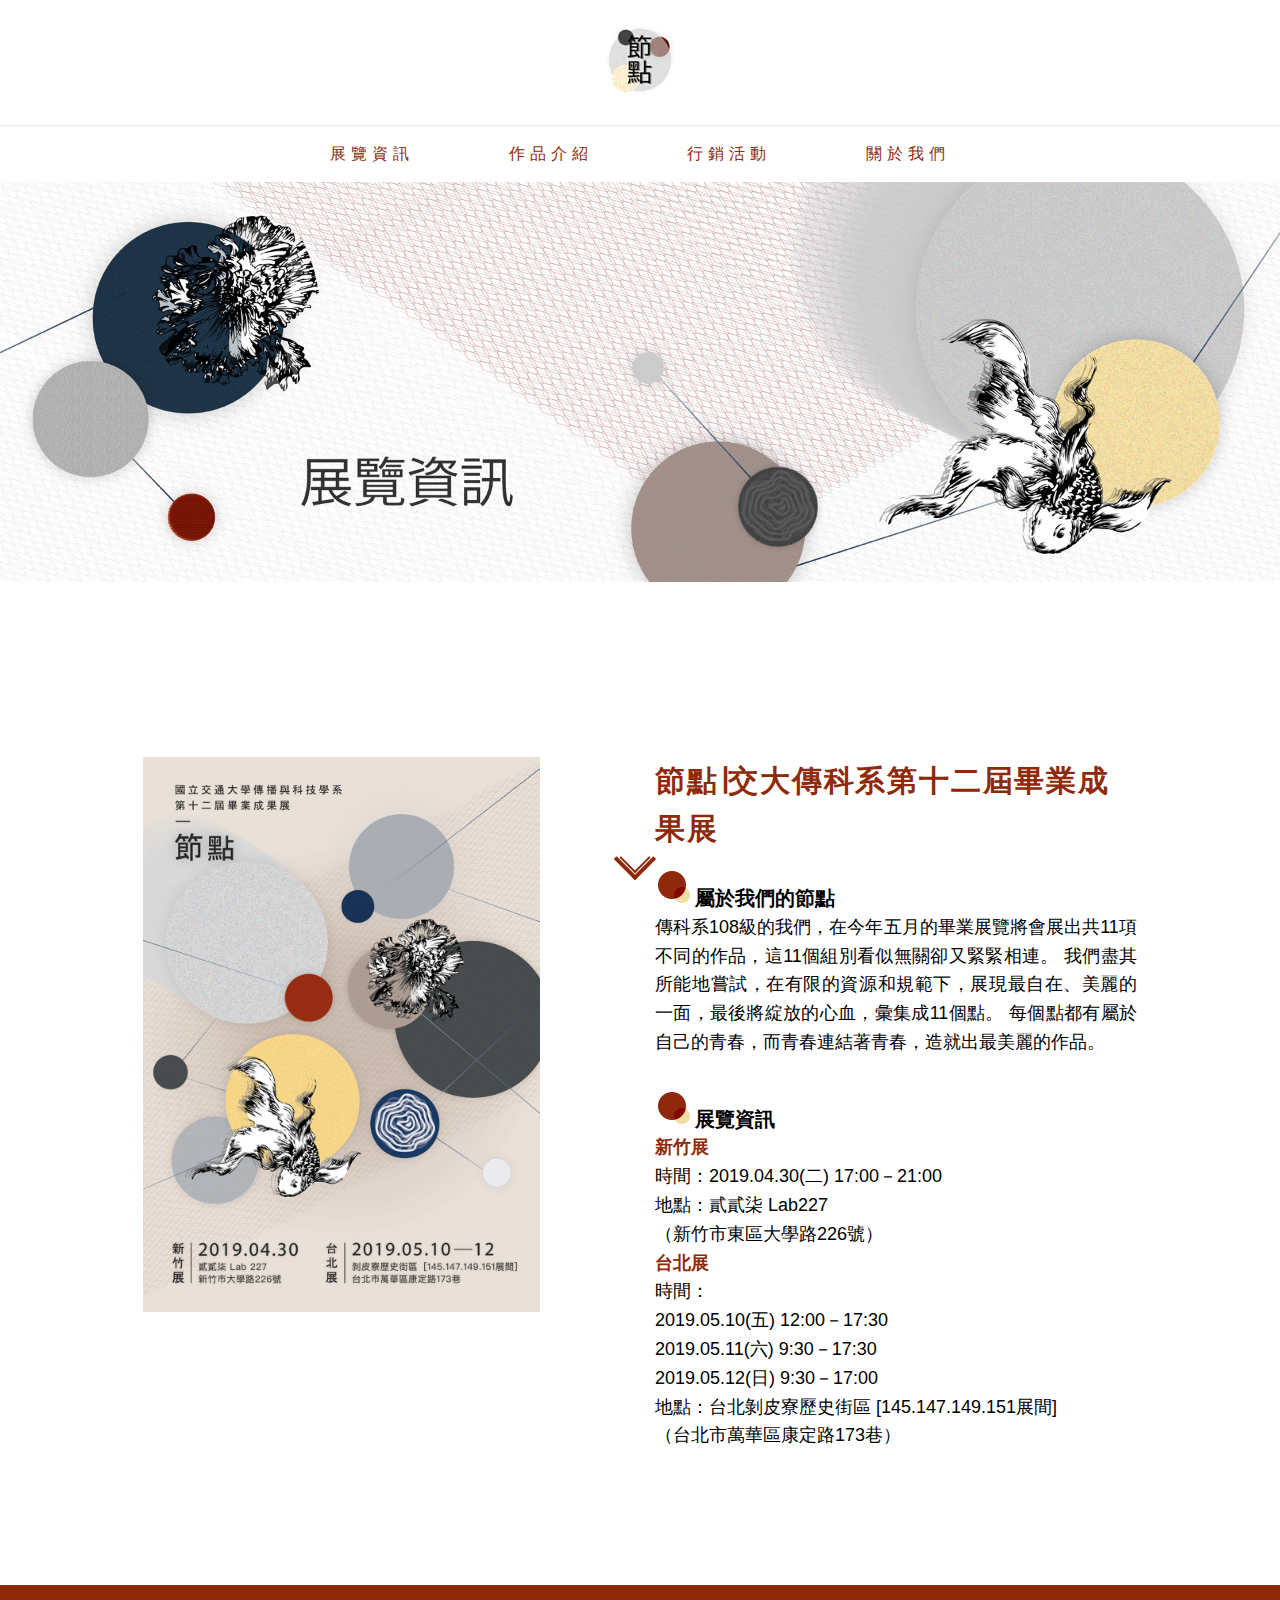
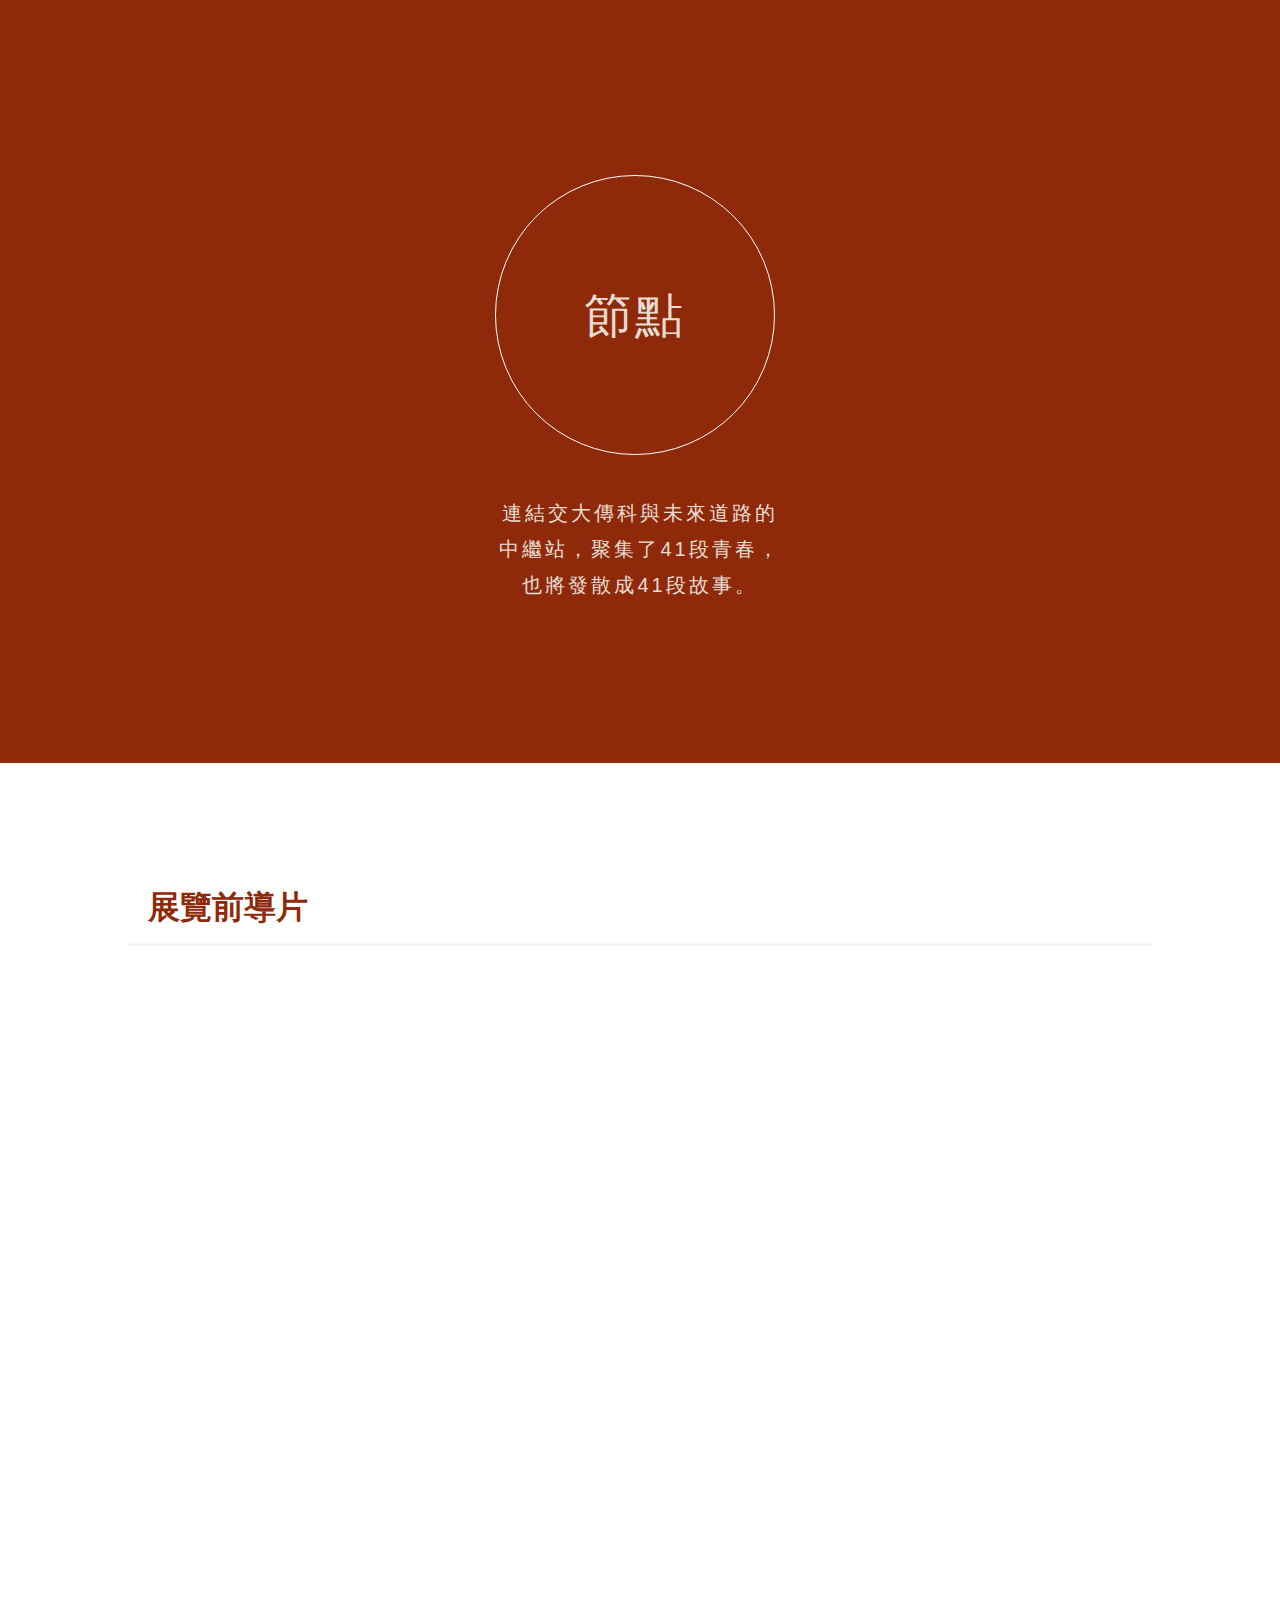
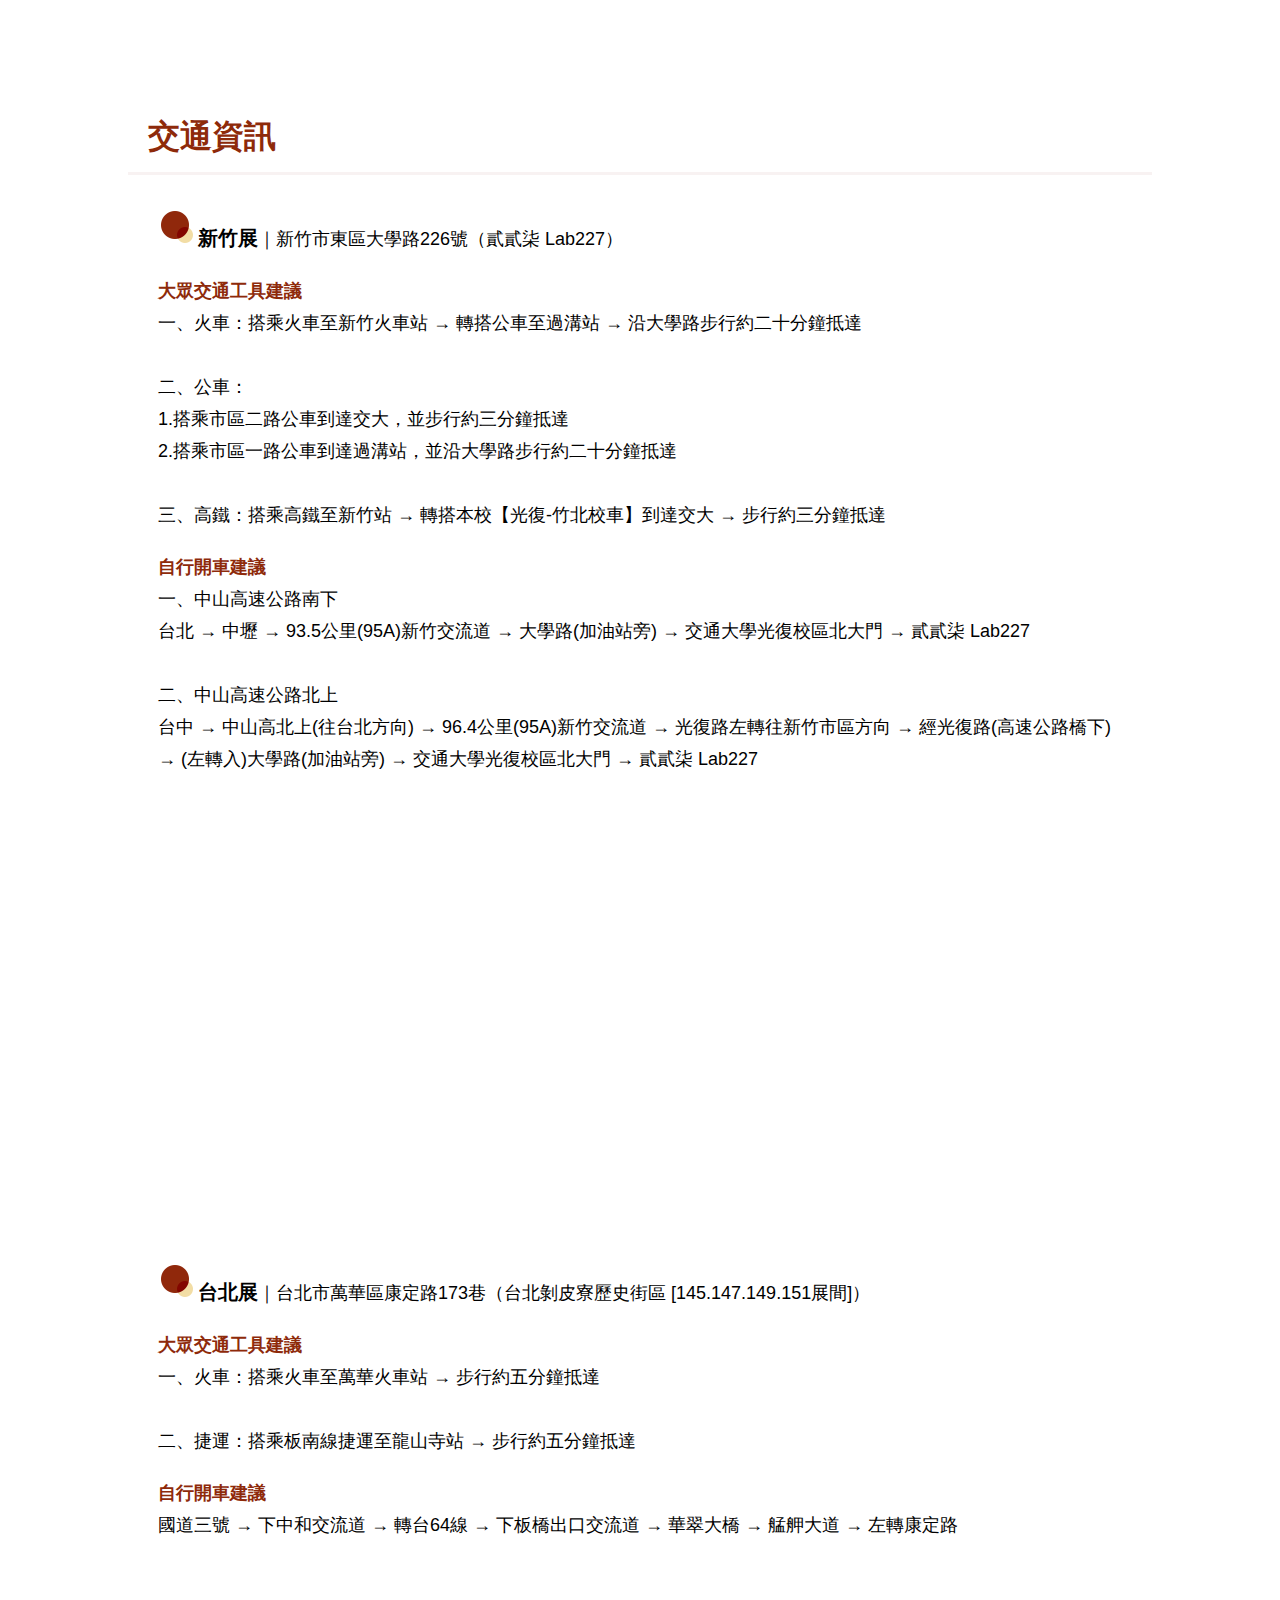
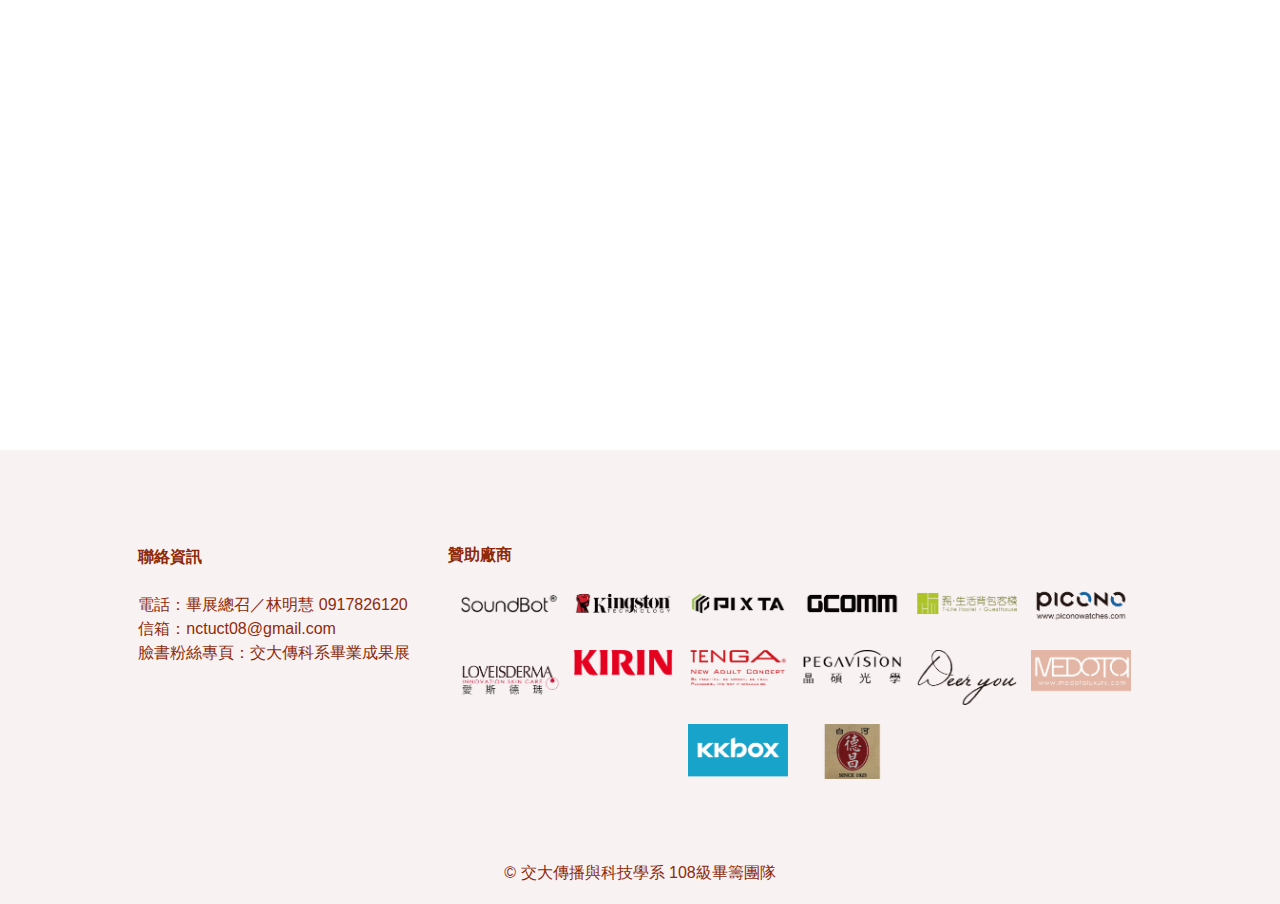
<file: index.html>
<!doctype html>
<html>
<head>
	<meta charset="utf-8">
	<meta name="viewport" content=" width=device-width, initial-scale=1.0">
	<title>節點｜交大傳科系第十二屆畢業成果展</title>
	<link href="css/information.css" rel="stylesheet" type="text/css">
	
	<!-- Add jQuery library -->
	<script type="text/javascript" src="https://cdnjs.cloudflare.com/ajax/libs/jquery/3.3.1/jquery.min.js"></script>
	
</head>


<body>
	<!--header-->
    <header>
		<a href="index.html">
			<img src="images/logo.jpg" width="100px" height="100px">
		</a>
        <div class="menu"><img src="images/menu_red.png"></div>
    </header>
    
	<!--nav-->
		<nav>
			<ul>
				<li><a href="index.html">展覽資訊</a></li>
				<li><a href="works.html">作品介紹</a></li>	
				<li><a href="marketing.html">行銷活動</a></li>
				<li><a href="about.html">關於我們</a></li>
			</ul>
		</nav>
	
	<!--banner-->
		<div class="banner"></div>
	<!--arrow-->
	<div class="arrow"></div>


	<!--content-->
	<!--exhibition info-->
	<div class="work white">
		<div class="row">
			
			<div class="col-m-6 col-5" id="information">
					<img src="images/info.jpg">
			</div>
			
			<div class="col-m-0 col-1"></div>
			<div class="col-m-6 col-6"> 
				<div class="desbox0">
					<div class="title">節點∣交大傳科系第十二屆畢業成果展</div>
					<h3>屬於我們的節點</h3>
					<p>
						傳科系108級的我們，在今年五月的畢業展覽將會展出共11項不同的作品，這11個組別看似無關卻又緊緊相連。
						我們盡其所能地嘗試，在有限的資源和規範下，展現最自在、美麗的一面，最後將綻放的心血，彙集成11個點。
						每個點都有屬於自己的青春，而青春連結著青春，造就出最美麗的作品。
					</p>
					<br>
					<h3>展覽資訊</h3>
						<h5>新竹展</h5>
						<p>
							時間：2019.04.30(二) 17:00－21:00<br>
							地點：貳貳柒 Lab227<br>
							（新竹市東區大學路226號）
						</p>
						<h5>台北展</h5>
						<p>
							時間：<br>
							2019.05.10(五) 12:00－17:30<br>
							2019.05.11(六) 9:30－17:30<br>
							2019.05.12(日) 9:30－17:00<br>
							地點：台北剝皮寮歷史街區 [145.147.149.151展間]<br>
							（台北市萬華區康定路173巷）
						</p>
				</div>
			</div>
		</div>
	</div>

	<!--definition text-->
	<div class="work red">
		
		<div class="row">
			<div class="defbox">
				<div class="dot">節點</div>

				<p>連結交大傳科與未來道路的中繼站，聚集了41段青春，</br>也將發散成41段故事。
				</p>
			</div>
		</div>
	</div>
	<!--video-->
	<div class="work white">
		<div class="row">
			<h1>展覽前導片</h1>
			<div class="video-container">
				<iframe width="901" height="507" src="https://www.youtube.com/embed/0VQNjJFoEkM" frameborder="0" allow="accelerometer; autoplay; encrypted-media; gyroscope; picture-in-picture" allowfullscreen></iframe>
			</div>
		</div>
	</div>
	<!--traffic-->
	<div class="work white">
		<div class="row">
			<h1>交通資訊</h1>
			<div class="desbox">
				<h2>新竹展</h2><p>｜新竹市東區大學路226號（貳貳柒 Lab227）</p>
					<h5>大眾交通工具建議</h5>
				<p>
					一、火車：搭乘火車至新竹火車站 → 轉搭公車至過溝站 → 沿大學路步行約二十分鐘抵達
					<br><br>二、公車：<br>
					1.搭乘市區二路公車到達交大，並步行約三分鐘抵達<br>
					2.搭乘市區一路公車到達過溝站，並沿大學路步行約二十分鐘抵達
					<br><br>三、高鐵：搭乘高鐵至新竹站 → 轉搭本校【光復-竹北校車】到達交大 → 步行約三分鐘抵達<br>
				</p>
					<h5>自行開車建議</h5>
				<p>
					一、中山高速公路南下<br>
					台北 → 中壢 → 93.5公里(95A)新竹交流道 → 大學路(加油站旁) → 交通大學光復校區北大門 → 貳貳柒 Lab227<br>
					<br>
					二、中山高速公路北上<br>
					台中 → 中山高北上(往台北方向) → 96.4公里(95A)新竹交流道 → 光復路左轉往新竹市區方向 → 經光復路(高速公路橋下) → (左轉入)大學路(加油站旁) → 交通大學光復校區北大門 → 貳貳柒 Lab227
					<br><br>
				</p>
				<div class="iframe-rwd">
					<iframe src="https://www.google.com/maps/embed?pb=!1m18!1m12!1m3!1d3622.161408858177!2d120.99659691475458!3d24.789925954186625!2m3!1f0!2f0!3f0!3m2!1i1024!2i768!4f13.1!3m3!1m2!1s0x3468360e1c726cb3%3A0x12839cd95251eadb!2z6LKz6LKz5p-SIGxhYjIyNw!5e0!3m2!1szh-TW!2stw!4v1549362019442" width="600" height="450" frameborder="0" style="border:0" allowfullscreen></iframe>
				</div><br><br>

				<h2>台北展</h2><p>｜台北市萬華區康定路173巷（台北剝皮寮歷史街區 [145.147.149.151展間]）</p>
					<h5>大眾交通工具建議</h5>
				<p>
					一、火車：搭乘火車至萬華火車站 → 步行約五分鐘抵達<br><br>
					二、捷運：搭乘板南線捷運至龍山寺站 → 步行約五分鐘抵達<br>
				</p>
					<h5>自行開車建議</h5>
				<p>
					國道三號 → 下中和交流道 → 轉台64線 → 下板橋出口交流道 → 華翠大橋 → 艋舺大道 → 左轉康定路
					<br><br>
				</p>
				<div class="iframe-rwd">
					<iframe src="https://www.google.com/maps/embed?pb=!1m18!1m12!1m3!1d3614.9184089192054!2d121.49997611475892!3d25.036842844331968!2m3!1f0!2f0!3f0!3m2!1i1024!2i768!4f13.1!3m3!1m2!1s0x3442a9a8d017b6dd%3A0xff3361bbadd40fe9!2z5Ymd55qu5a-u5q235Y-y6KGX5Y2A!5e0!3m2!1szh-TW!2stw!4v1549362157421" width="600" height="450" frameborder="0" style="border:0" allowfullscreen></iframe>
				</div>
			</div>
		</div>
	</div>
	<!--connect
	<div class="work white">
		<div class="row">
			<h1>聯絡我們</h1>
				<div class="desbox">
					<h2>電話：</h2><p>畢展總召／林明慧 0917826120</p><br>
					<h2>信箱：</h2><p>nucuct08@gmail.com</p><br>
					<h2>FB粉絲專頁：</h2><p>交大傳科系畢業成果展</p>
				</div>
			</div>
		</div>
	</div>-->
	
	<!--footer-->
	<footer>
		<div class="row">
			<div class="col-m-0 col-1"></div>
			
			<div class="col-m-6 col-3">
				<div class="footerinfo">
					<h4>聯絡資訊</h4>
					<br>
					電話：畢展總召／林明慧 0917826120
					<br>
					信箱：nctuct08@gmail.com
					<br>
					臉書粉絲專頁：交大傳科系畢業成果展
					<br>
				</div>
			</div>

			<div class="col-m-6 col-7">
				<h4>贊助廠商</h4>
				<article>
					<img src="images/soundbot_n.png" />
				</article>
				<article>
					<img src="images/kingston_n.png" />
				</article>
				<article>
					<img src="images/pixta_n.png" />
				</article>
				<article>
					<img src="images/gcomm_n.png" />
				</article>
				<article>
					<img src="images/hotel_n.png" />
				</article>
				<article>
					<img src="images/picono_n.png" />
				</article>
				<article>
					<img src="images/love_n.png" />
				</article>
				<article>
					<img src="images/kirin_n.png" />
				</article>
				<article>
					<img src="images/tenga_n.png" />
				</article>
				<article>
					<img src="images/pega_n.png" />
				</article>
				<article>
					<img src="images/deeryou_n.png" />
				</article>
				<article>
					<img src="images/medota_n.png" />
				</article>
				<article>
					<img src="images/kkbox_n.png" />
				</article>
				
				<article>
					<img src="images/oil_n.png" />
				</article>
			</div>

			<div class="col-m-0 col-1"></div>
		
		</div>
		&copy; 交大傳播與科技學系 108級畢籌團隊
	</footer>

	<!-- 回到頂端按鈕 start -->
	<script>
		//<![CDATA[
		(function () {
			$("body").append("<img id='goTopButton' style='display: none; z-index: 5; cursor: pointer;' title='回到頂端'/>");
			var img = "images/top_btn.png",
			locatioin = 9/10, // 按鈕出現在螢幕的高度
			right = 10, // 距離右邊 px 值
			opacity = 0.3, // 透明度
			speed = 500, // 捲動速度
			$button = $("#goTopButton"),
			$body = $(document),
			$win = $(window);
			$button.attr("src", img);
			$button.on({
			mouseover: function() {$button.css("opacity", 1);},
			mouseout: function() {$button.css("opacity", opacity);},
			click: function() {$("html, body").animate({scrollTop: 0}, speed);}
			});
			window.goTopMove = function () {
			var scrollH = $body.scrollTop(),
			winH = $win.height(),
			css = {"top": winH * locatioin + "px", "position": "fixed", "right": right, "opacity": opacity};
			if(scrollH > 20) {
			$button.css(css);
			$button.fadeIn("slow");
			} else {
			$button.fadeOut("slow");
			}
			};
			$win.on({
			scroll: function() {goTopMove();},
			resize: function() {goTopMove();}
			});
		} )();
		//]]>
		</script>
		<!-- 回到頂端按鈕 end, Design by WFU BLOG -->



		<!--js-->
		<script type="text/javascript" src="js/e0.js"></script>
		<script type="text/javascript" src="js/arrowscroll.js"></script>
		<script type="text/javascript" src="js/click_index.js"></script>
</body>
</html>
</file>
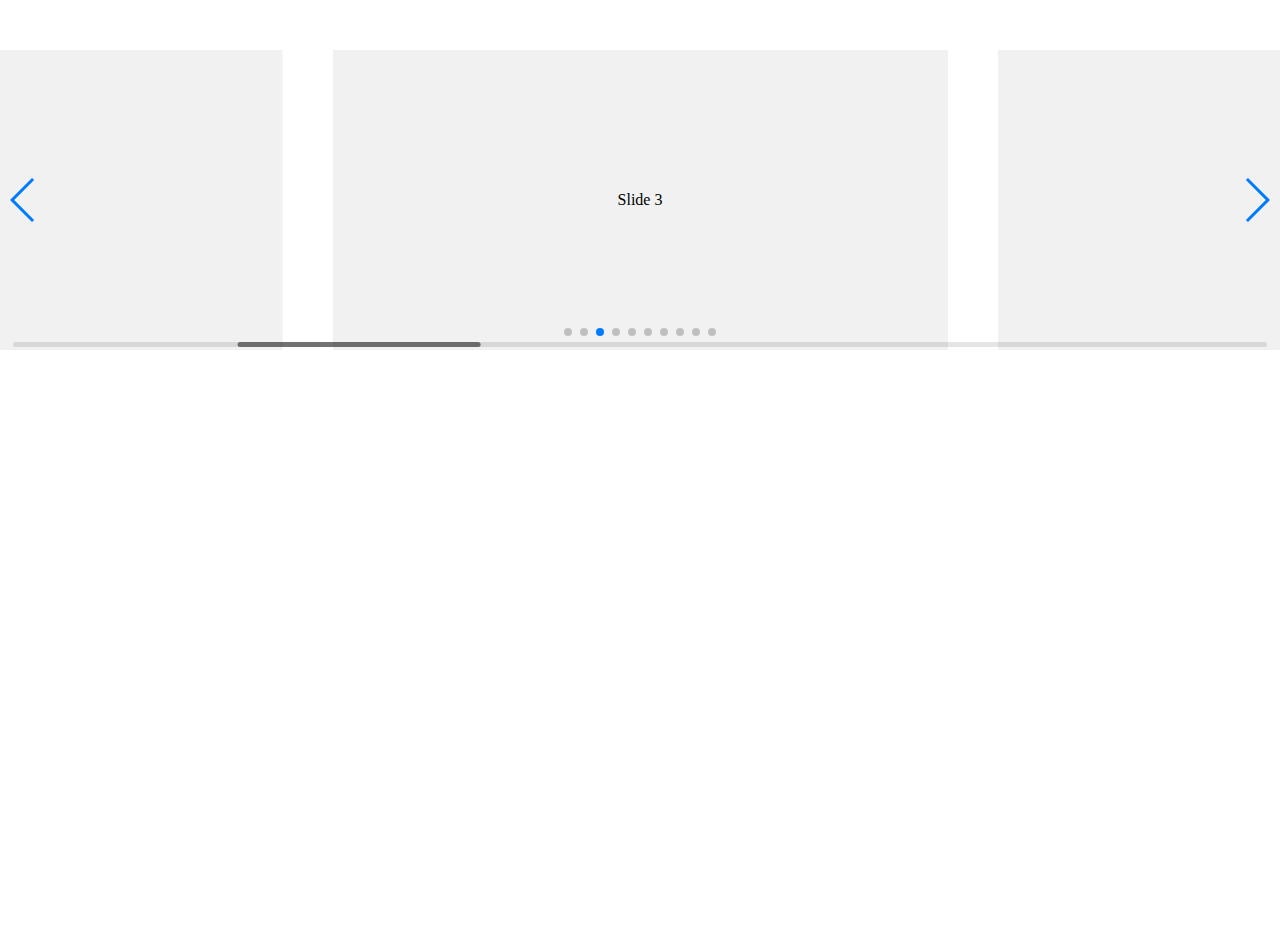
<file: swiper-4.4.5/playground/index.html>
<!doctype html>
<html lang="en">
<head>
    <meta charset="UTF-8">
    <title>Swiper Playground</title>
    <link rel="stylesheet" href="../dist/css/swiper.min.css">
    <meta name="viewport" content="width=device-width">
</head>
<body>
    <div class="swiper-container">
        <div class="swiper-scrollbar"></div>
        <div class="swiper-button-prev"></div>
        <div class="swiper-button-next"></div>
        <div class="swiper-wrapper">
            <div class="swiper-slide">Slide 1</div>
            <div class="swiper-slide">Slide 2</div>
            <div class="swiper-slide">Slide 3</div>
            <div class="swiper-slide">Slide 4</div>
            <div class="swiper-slide">Slide 5</div>
            <div class="swiper-slide">Slide 6</div>
            <div class="swiper-slide">Slide 7</div>
            <div class="swiper-slide">Slide 8</div>
            <div class="swiper-slide">Slide 9</div>
            <div class="swiper-slide">Slide 10</div>
        </div>
        <div class="swiper-pagination"></div>
    </div>
    <style>
    body, html {
        padding: 0;
        margin: 0;
        position: relative;
        height: 100%;
    }
    .swiper-container {
        width: 100%;
        height: 300px;
        margin: 50px auto;
    }
    .swiper-slide {
        background: #f1f1f1;
        color:#000;
        text-align: center;
        line-height: 300px;
    }
    </style>
    <script src="../dist/js/swiper.min.js"></script>
    <script>
        var swiper = new Swiper({
            el: '.swiper-container',
            initialSlide: 2,
            spaceBetween: 50,
            slidesPerView: 2,
            centeredSlides: true,
            slideToClickedSlide: true,
            grabCursor: true,
            scrollbar: {
              el: '.swiper-scrollbar',
            },
            mousewheel: {
              enabled: true,
            },
            keyboard: {
              enabled: true,
            },
            pagination: {
              el: '.swiper-pagination',
            },
            navigation: {
              nextEl: '.swiper-button-next',
              prevEl: '.swiper-button-prev',
            },
        });
    </script>
</body>
</html>
</file>
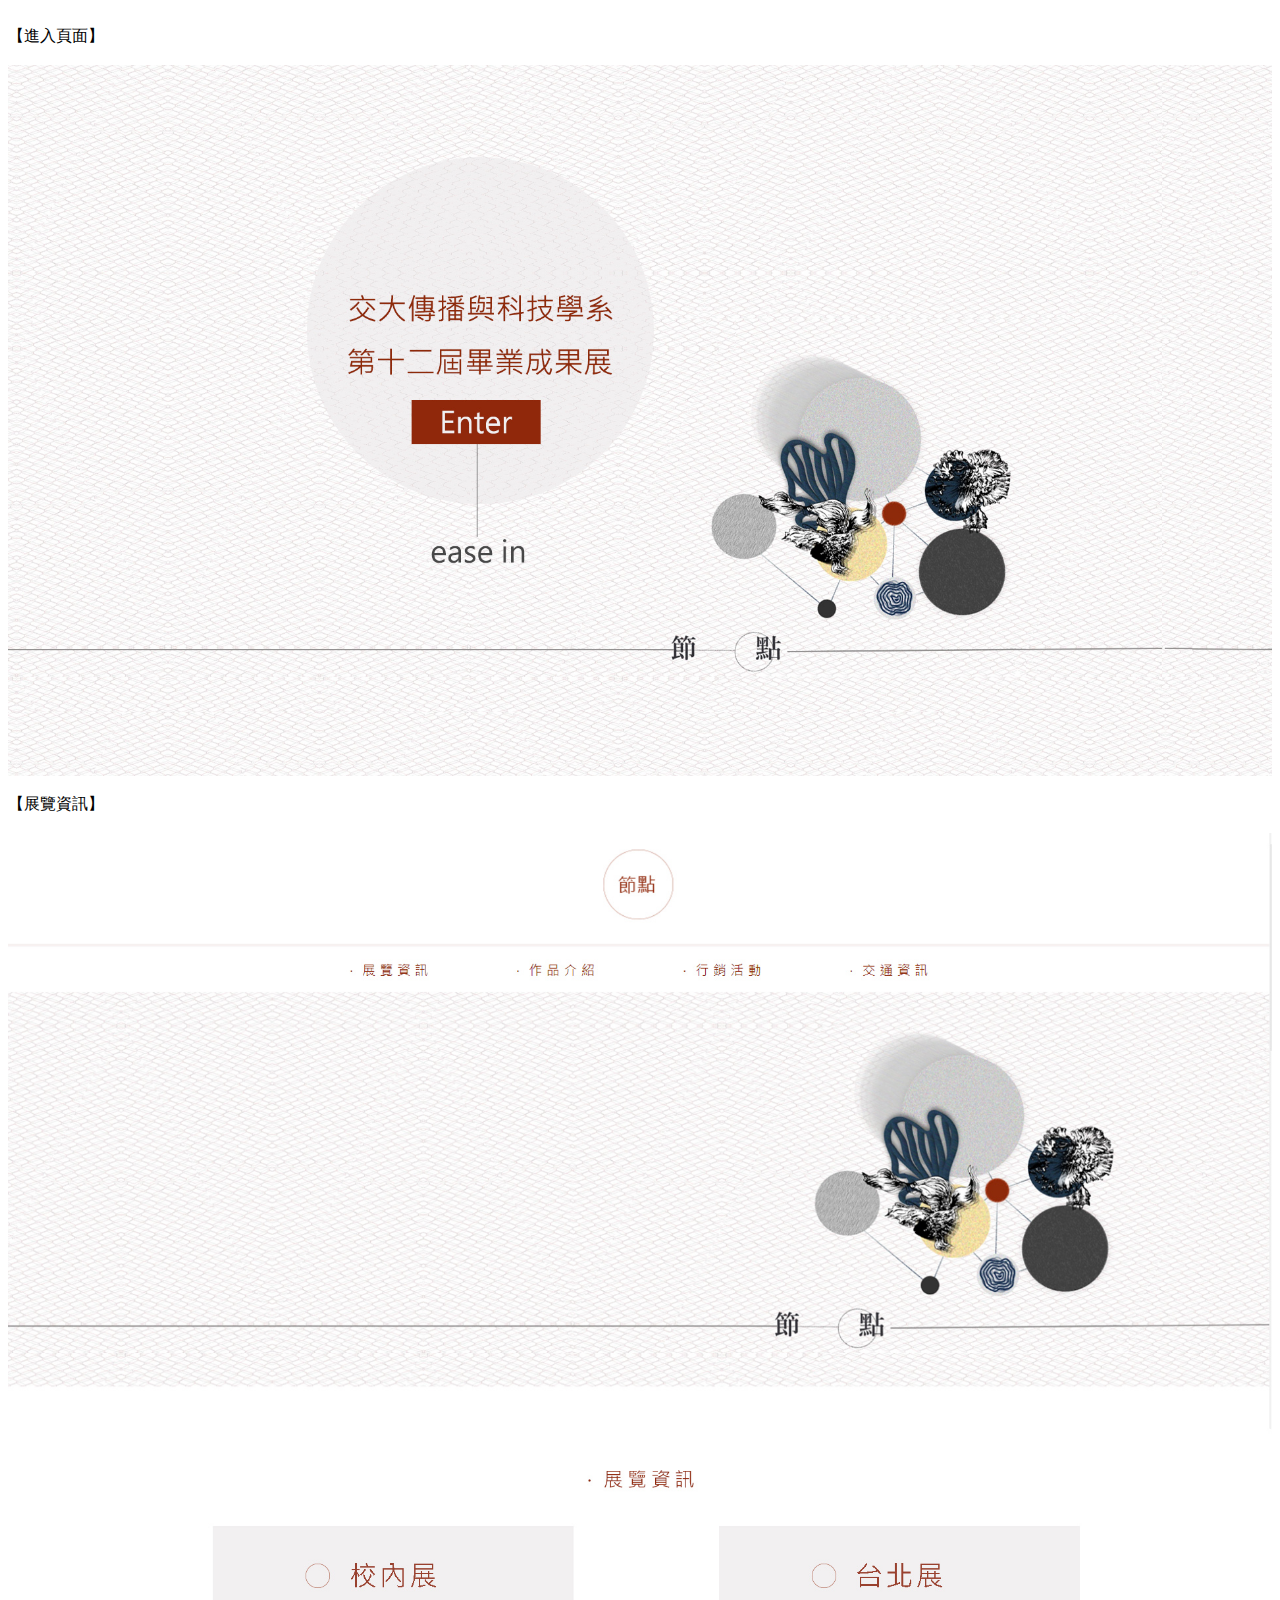
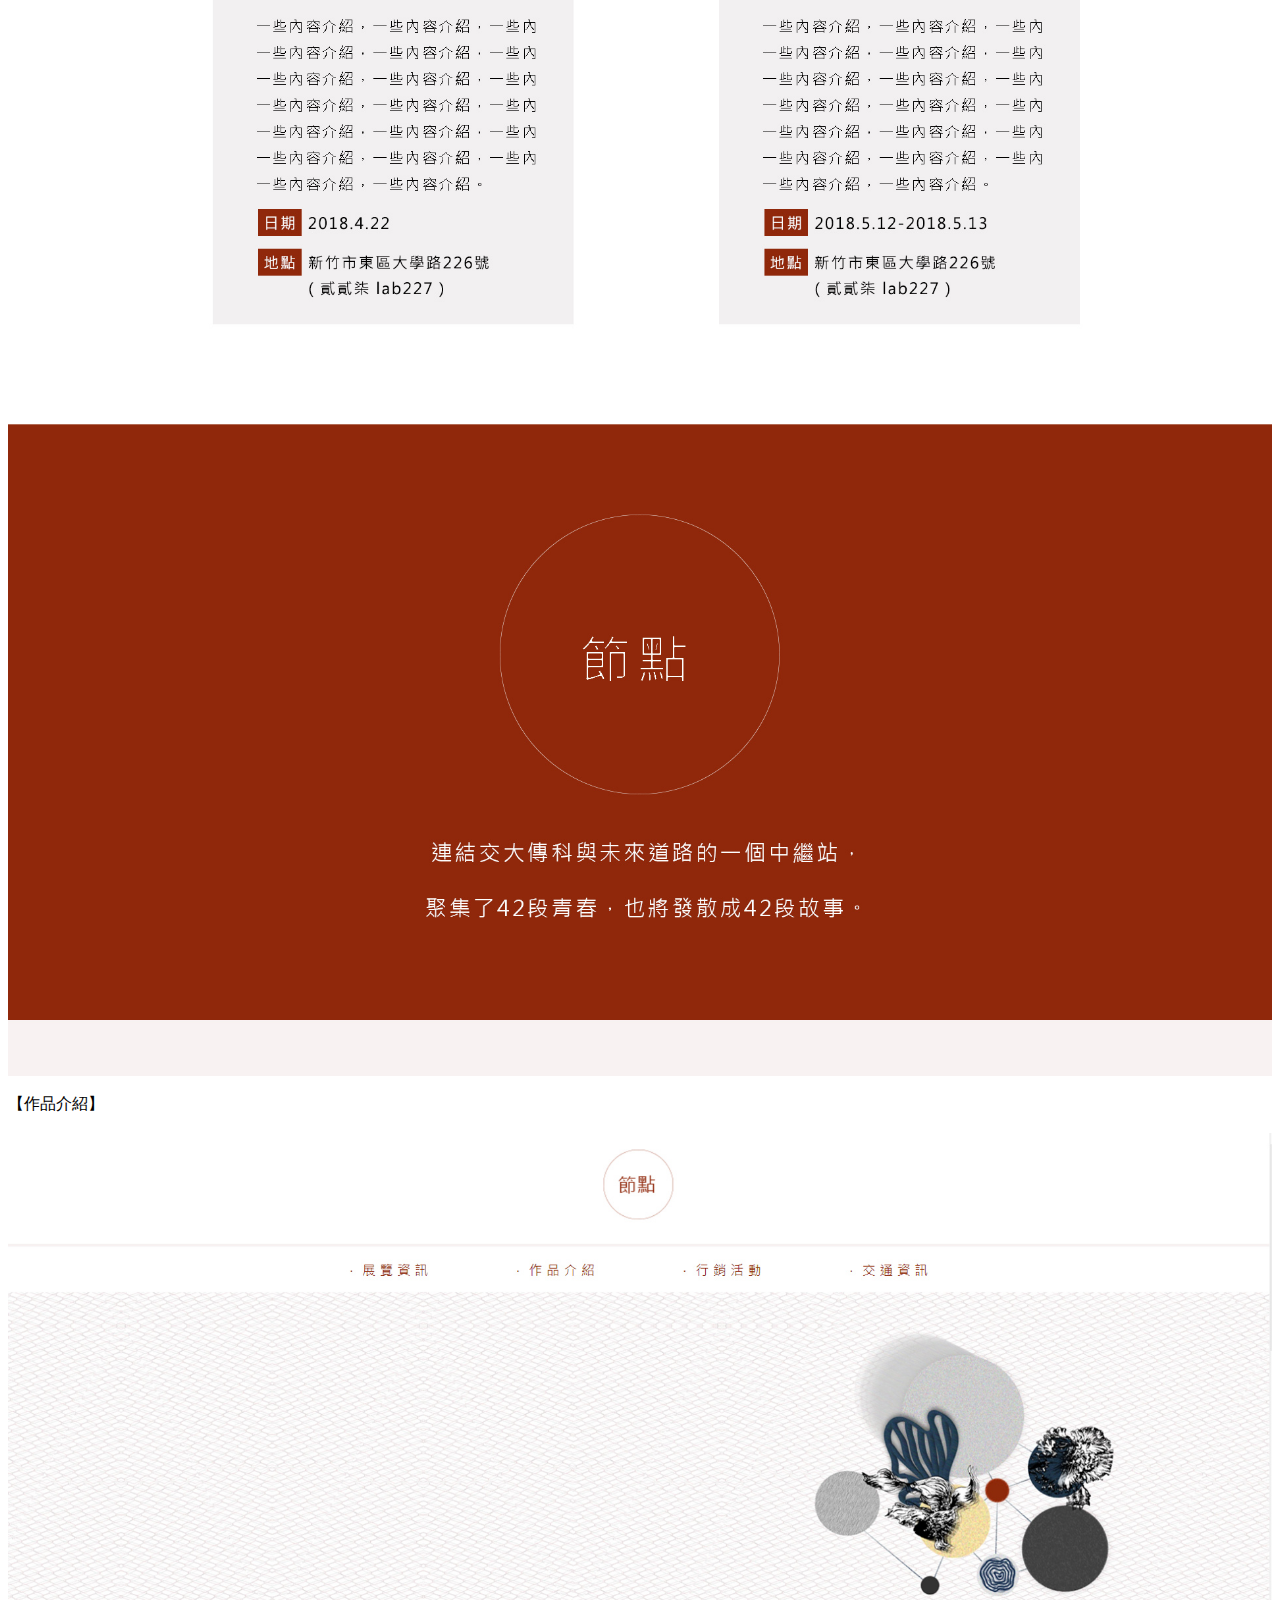
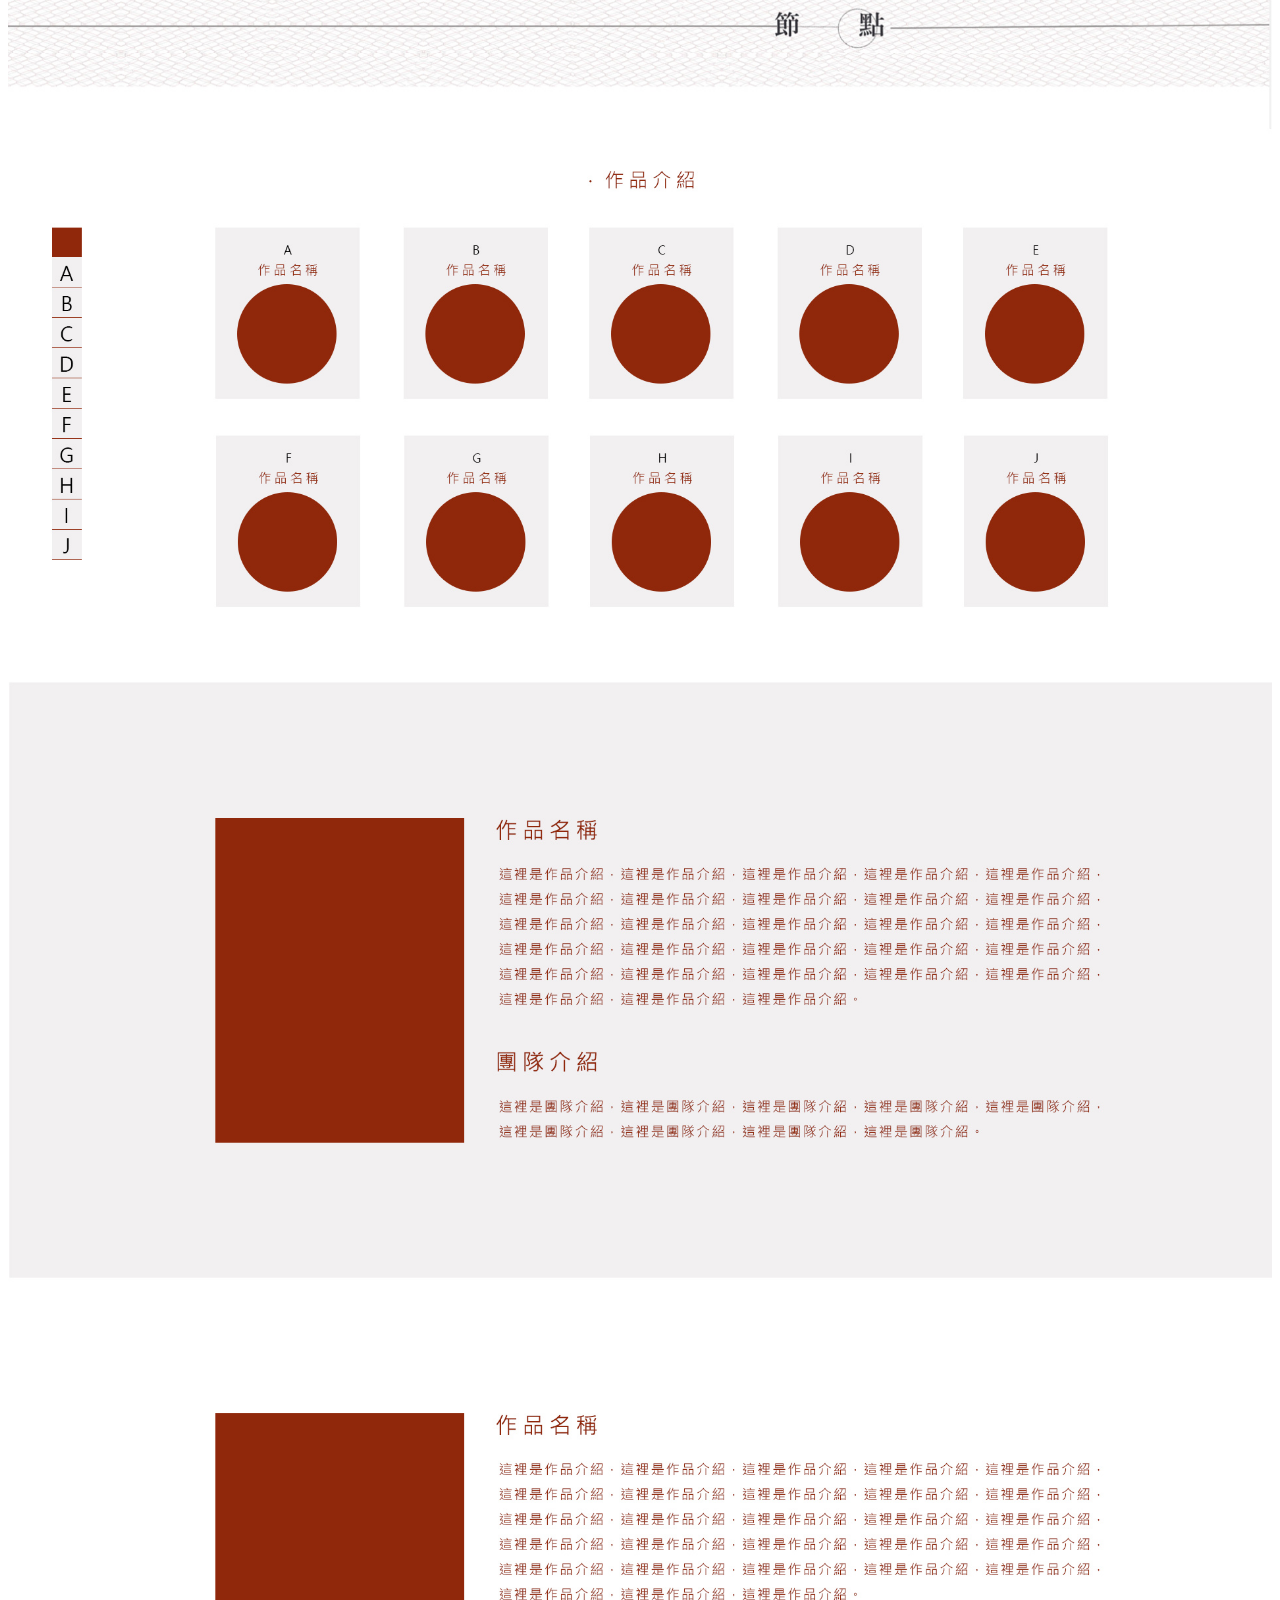
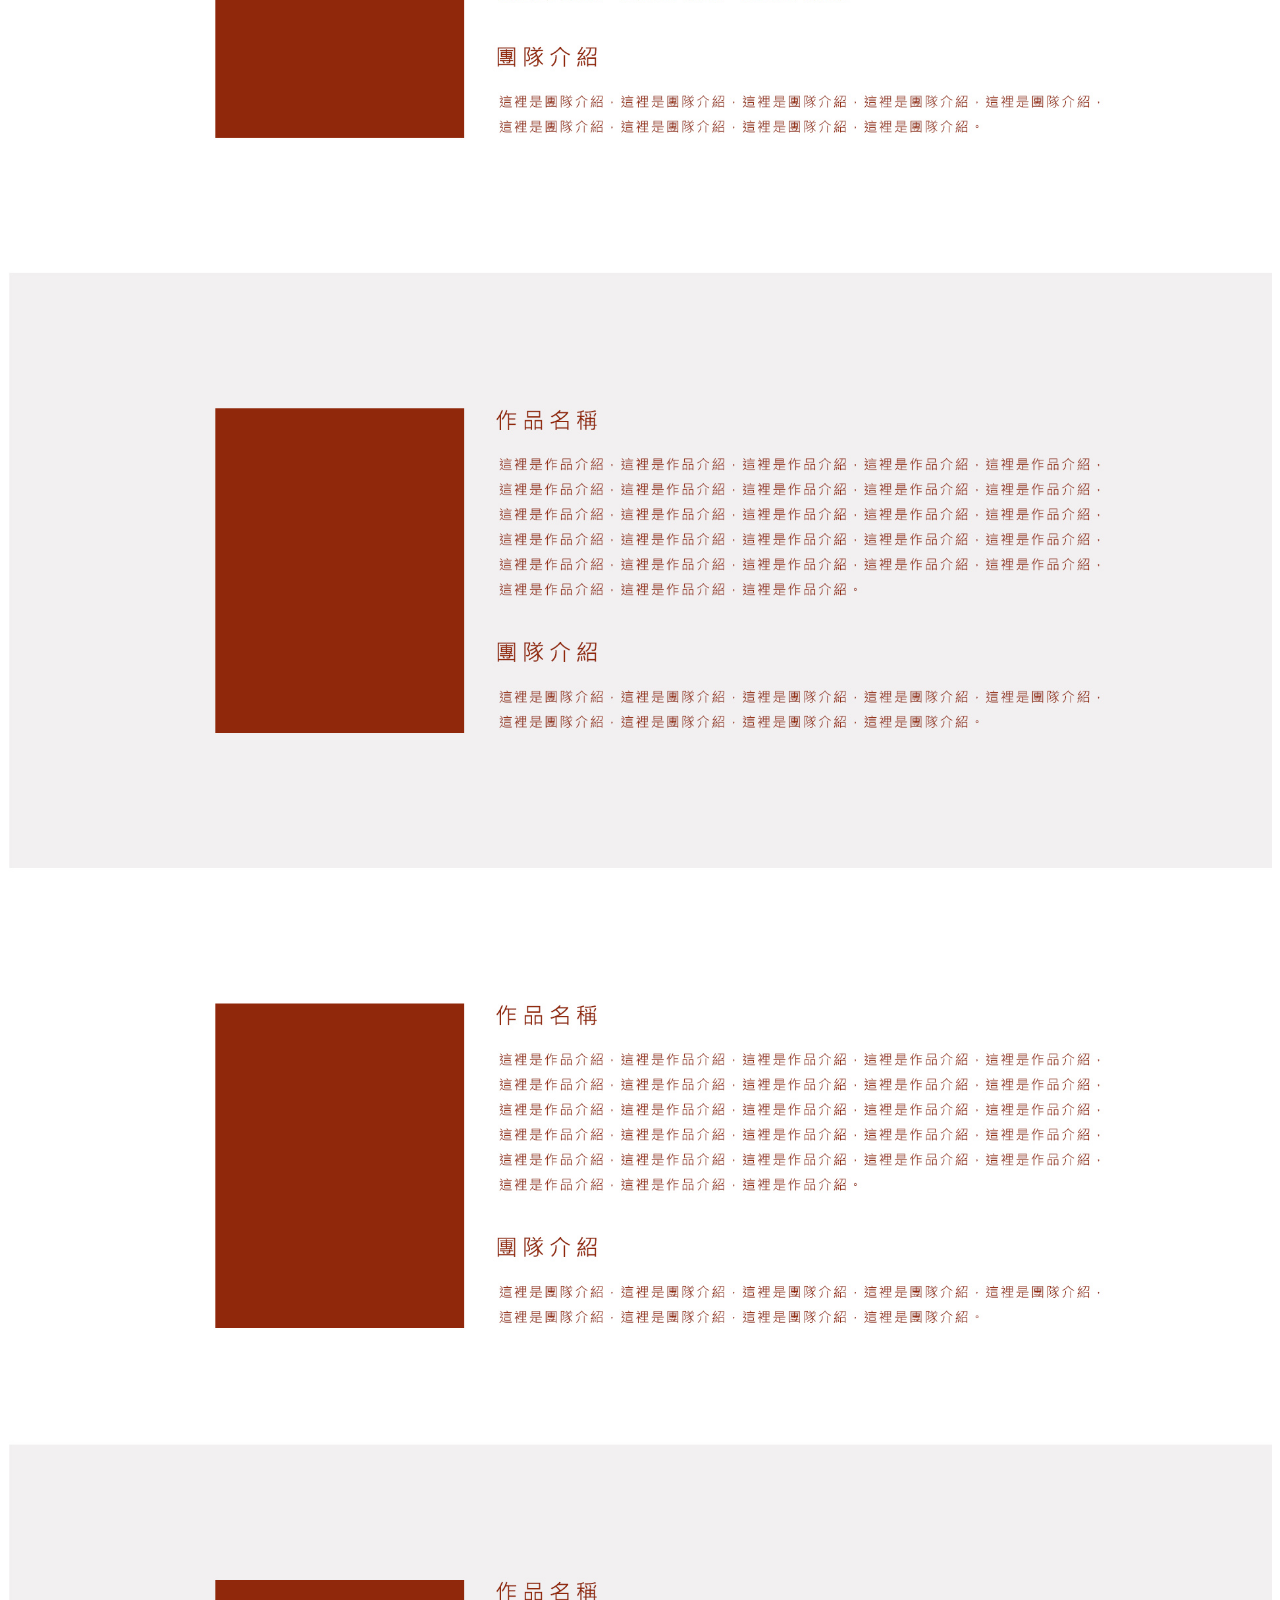
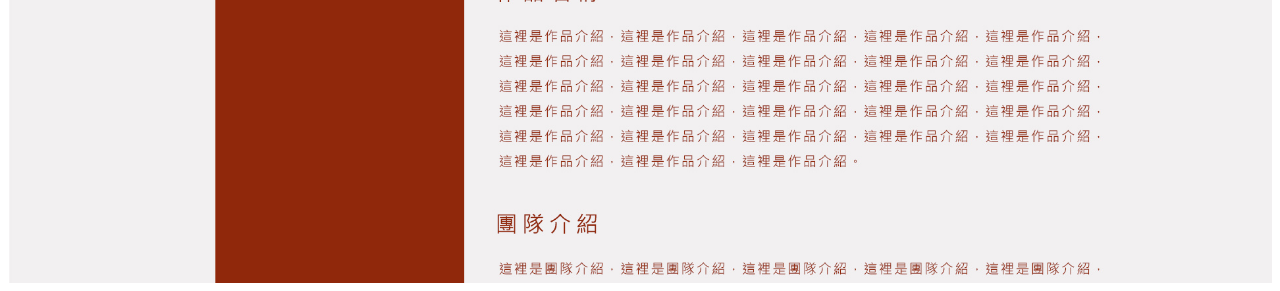
<file: propose.html>
<html>
<head>
</head>

<body>
	</br>【進入頁面】</br></br>
	<img src="images/home.jpg" width="100%"/>
	</br></br>【展覽資訊】</br></br>
	<img src="images/information.jpg" width="100%" />
	</br></br>【作品介紹】</br></br>
	<img src="images/project.jpg" width="100%" />

</body>

</html>
</file>
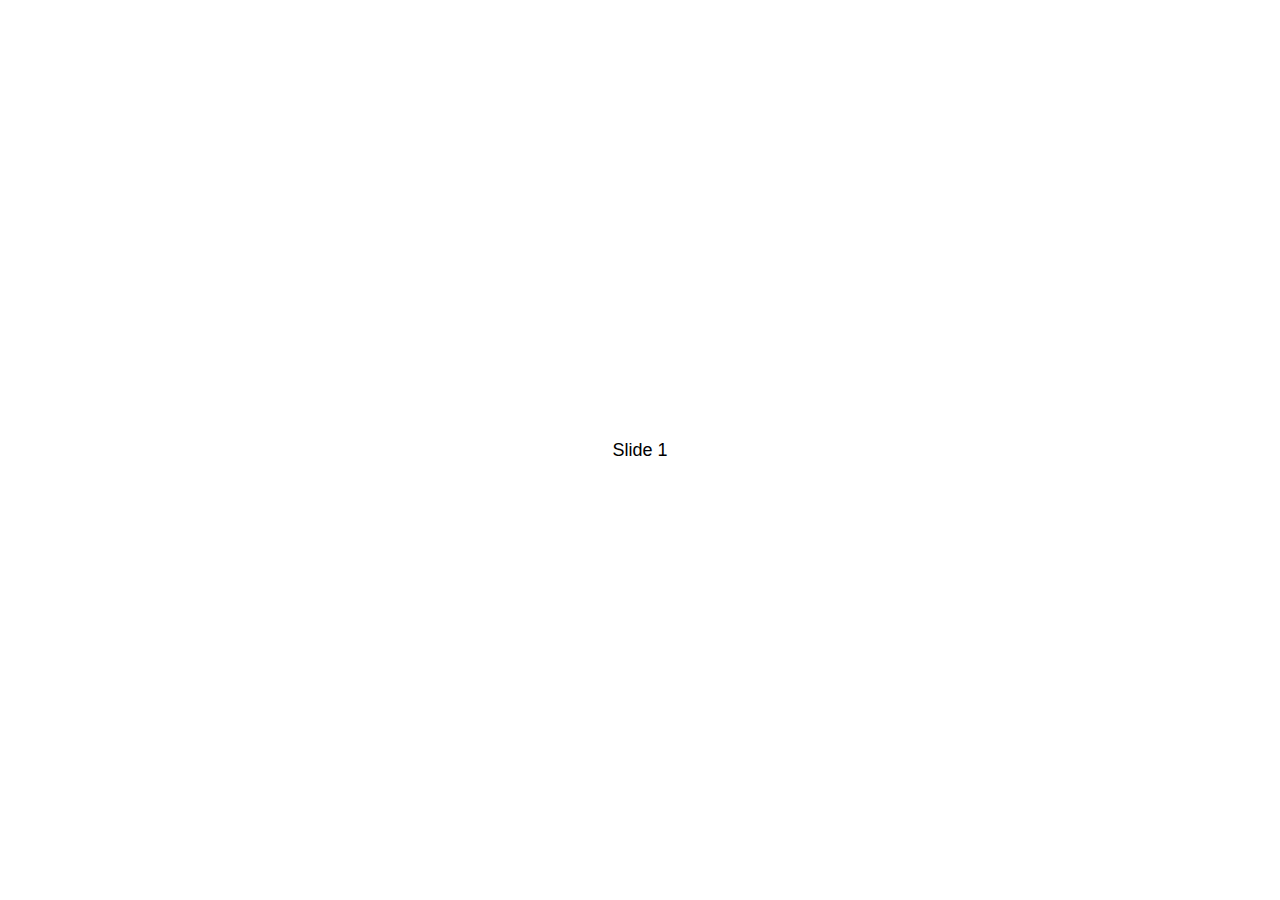
<file: swiper-4.4.5/demos/010-default.html>
<!DOCTYPE html>
<html lang="en">
<head>
  <meta charset="utf-8">
  <title>Swiper demo</title>
  <!-- Link Swiper's CSS -->
  <link rel="stylesheet" href="../dist/css/swiper.min.css">

  <!-- Demo styles -->
  <style>
    html, body {
      position: relative;
      height: 100%;
    }
    body {
      background: #eee;
      font-family: Helvetica Neue, Helvetica, Arial, sans-serif;
      font-size: 14px;
      color:#000;
      margin: 0;
      padding: 0;
    }
    .swiper-container {
      width: 100%;
      height: 100%;
    }
    .swiper-slide {
      text-align: center;
      font-size: 18px;
      background: #fff;

      /* Center slide text vertically */
      display: -webkit-box;
      display: -ms-flexbox;
      display: -webkit-flex;
      display: flex;
      -webkit-box-pack: center;
      -ms-flex-pack: center;
      -webkit-justify-content: center;
      justify-content: center;
      -webkit-box-align: center;
      -ms-flex-align: center;
      -webkit-align-items: center;
      align-items: center;
    }
  </style>
</head>
<body>
  <!-- Swiper -->
  <div class="swiper-container">
    <div class="swiper-wrapper">
      <div class="swiper-slide">Slide 1</div>
      <div class="swiper-slide">Slide 2</div>
      <div class="swiper-slide">Slide 3</div>
      <div class="swiper-slide">Slide 4</div>
      <div class="swiper-slide">Slide 5</div>
      <div class="swiper-slide">Slide 6</div>
      <div class="swiper-slide">Slide 7</div>
      <div class="swiper-slide">Slide 8</div>
      <div class="swiper-slide">Slide 9</div>
      <div class="swiper-slide">Slide 10</div>
    </div>
  </div>

  <!-- Swiper JS -->
  <script src="../dist/js/swiper.min.js"></script>

  <!-- Initialize Swiper -->
  <script>
    var swiper = new Swiper('.swiper-container');
  </script>
</body>
</html>
</file>
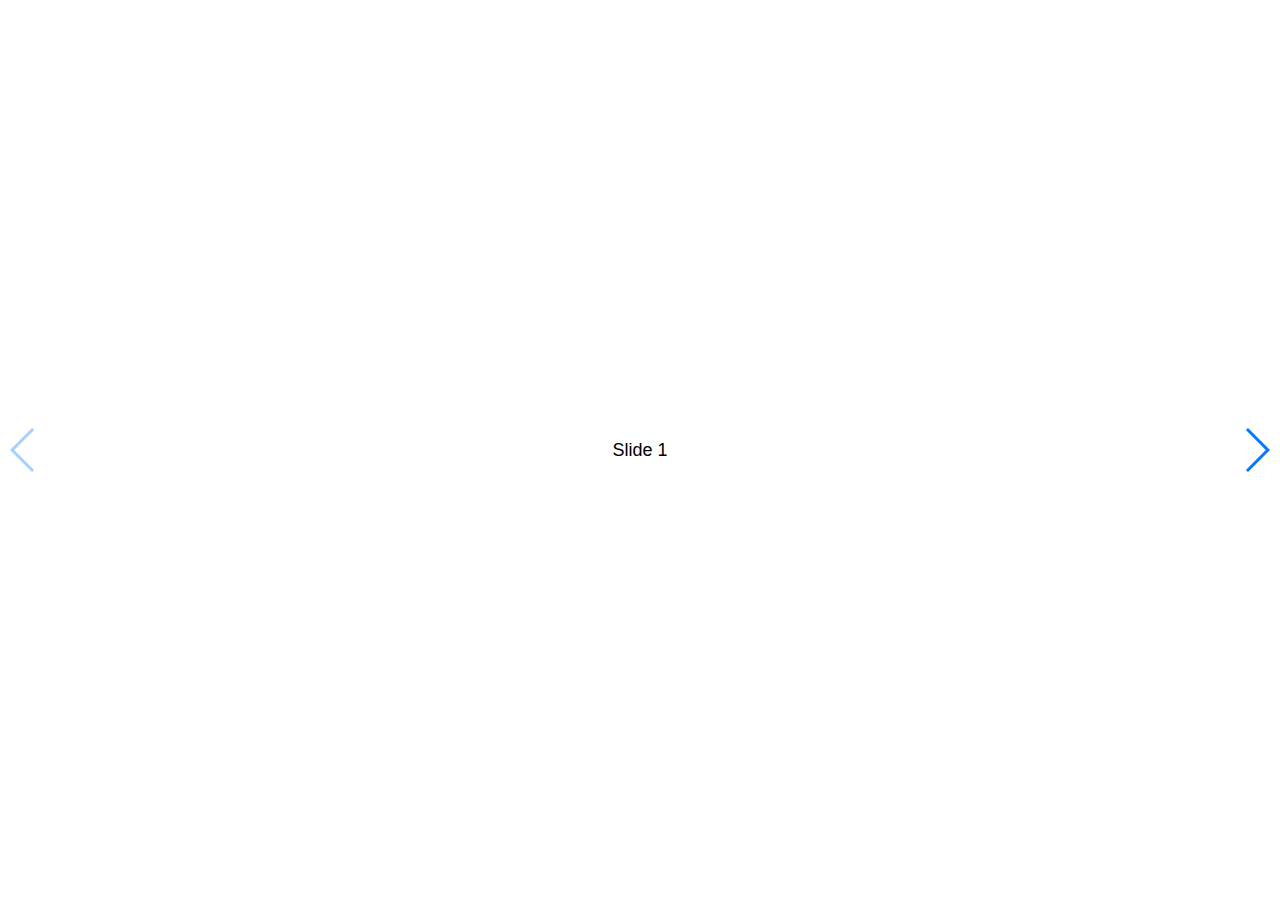
<file: swiper-4.4.5/demos/020-navigation.html>
<!DOCTYPE html>
<html lang="en">
<head>
  <meta charset="utf-8">
  <title>Swiper demo</title>
  <meta name="viewport" content="width=device-width, initial-scale=1, minimum-scale=1, maximum-scale=1">

  <!-- Link Swiper's CSS -->
  <link rel="stylesheet" href="../dist/css/swiper.min.css">

  <!-- Demo styles -->
  <style>
    html, body {
      position: relative;
      height: 100%;
    }
    body {
      background: #eee;
      font-family: Helvetica Neue, Helvetica, Arial, sans-serif;
      font-size: 14px;
      color:#000;
      margin: 0;
      padding: 0;
    }
    .swiper-container {
      width: 100%;
      height: 100%;
    }
    .swiper-slide {
      text-align: center;
      font-size: 18px;
      background: #fff;

      /* Center slide text vertically */
      display: -webkit-box;
      display: -ms-flexbox;
      display: -webkit-flex;
      display: flex;
      -webkit-box-pack: center;
      -ms-flex-pack: center;
      -webkit-justify-content: center;
      justify-content: center;
      -webkit-box-align: center;
      -ms-flex-align: center;
      -webkit-align-items: center;
      align-items: center;
    }
  </style>
</head>
<body>
  <!-- Swiper -->
  <div class="swiper-container">
    <div class="swiper-wrapper">
      <div class="swiper-slide">Slide 1</div>
      <div class="swiper-slide">Slide 2</div>
      <div class="swiper-slide">Slide 3</div>
      <div class="swiper-slide">Slide 4</div>
      <div class="swiper-slide">Slide 5</div>
      <div class="swiper-slide">Slide 6</div>
      <div class="swiper-slide">Slide 7</div>
      <div class="swiper-slide">Slide 8</div>
      <div class="swiper-slide">Slide 9</div>
      <div class="swiper-slide">Slide 10</div>
    </div>
    <!-- Add Arrows -->
    <div class="swiper-button-next"></div>
    <div class="swiper-button-prev"></div>
  </div>

  <!-- Swiper JS -->
  <script src="../dist/js/swiper.min.js"></script>

  <!-- Initialize Swiper -->
  <script>
    var swiper = new Swiper('.swiper-container', {
      navigation: {
        nextEl: '.swiper-button-next',
        prevEl: '.swiper-button-prev',
      },
    });
  </script>
</body>
</html>
</file>
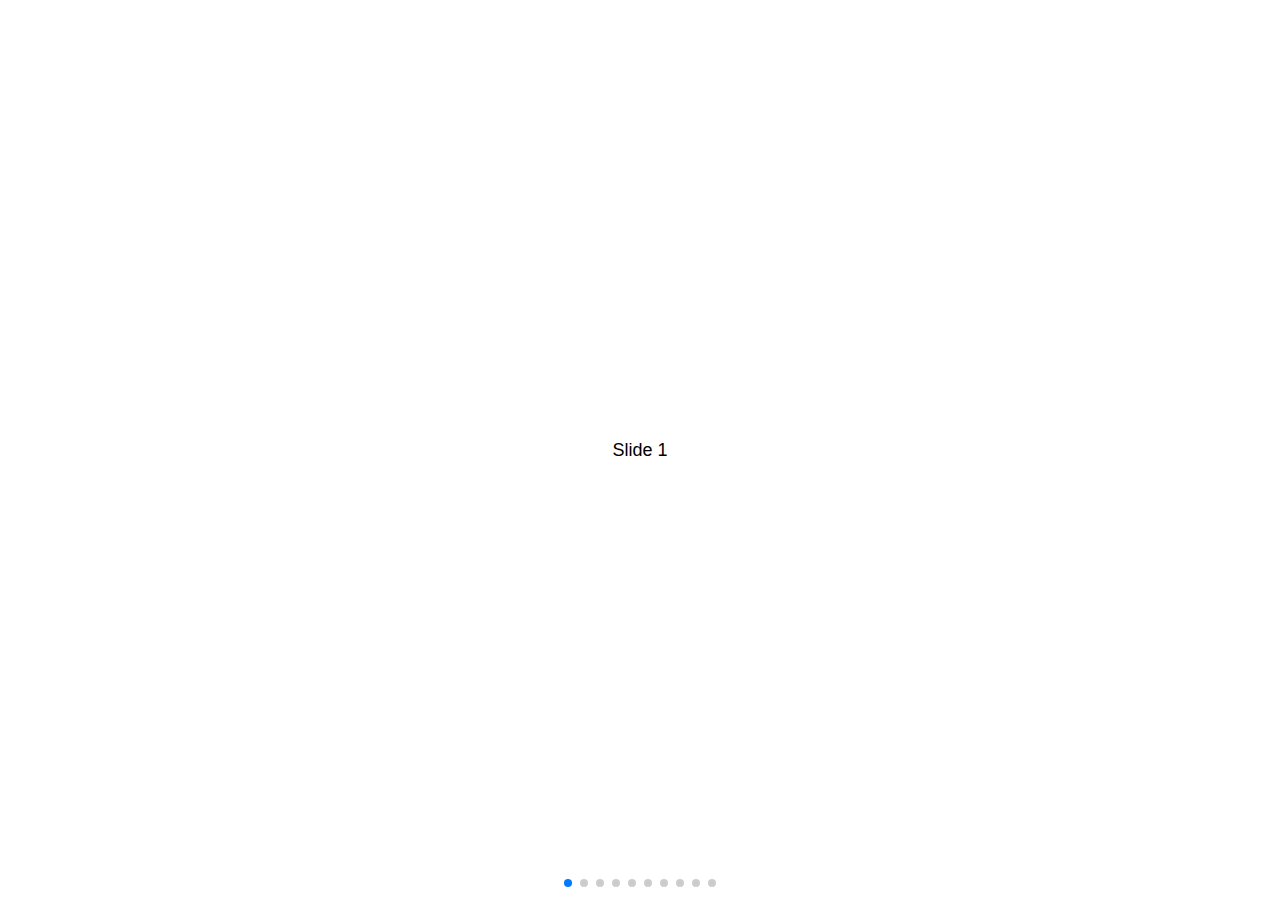
<file: swiper-4.4.5/demos/030-pagination.html>
<!DOCTYPE html>
<html lang="en">
<head>
  <meta charset="utf-8">
  <title>Swiper demo</title>
  <meta name="viewport" content="width=device-width, initial-scale=1, minimum-scale=1, maximum-scale=1">

  <!-- Link Swiper's CSS -->
  <link rel="stylesheet" href="../dist/css/swiper.min.css">

  <!-- Demo styles -->
  <style>
    html, body {
      position: relative;
      height: 100%;
    }
    body {
      background: #eee;
      font-family: Helvetica Neue, Helvetica, Arial, sans-serif;
      font-size: 14px;
      color:#000;
      margin: 0;
      padding: 0;
    }
    .swiper-container {
      width: 100%;
      height: 100%;
    }
    .swiper-slide {
      text-align: center;
      font-size: 18px;
      background: #fff;

      /* Center slide text vertically */
      display: -webkit-box;
      display: -ms-flexbox;
      display: -webkit-flex;
      display: flex;
      -webkit-box-pack: center;
      -ms-flex-pack: center;
      -webkit-justify-content: center;
      justify-content: center;
      -webkit-box-align: center;
      -ms-flex-align: center;
      -webkit-align-items: center;
      align-items: center;
    }
  </style>
</head>
<body>
  <!-- Swiper -->
  <div class="swiper-container">
    <div class="swiper-wrapper">
      <div class="swiper-slide">Slide 1</div>
      <div class="swiper-slide">Slide 2</div>
      <div class="swiper-slide">Slide 3</div>
      <div class="swiper-slide">Slide 4</div>
      <div class="swiper-slide">Slide 5</div>
      <div class="swiper-slide">Slide 6</div>
      <div class="swiper-slide">Slide 7</div>
      <div class="swiper-slide">Slide 8</div>
      <div class="swiper-slide">Slide 9</div>
      <div class="swiper-slide">Slide 10</div>
    </div>
    <!-- Add Pagination -->
    <div class="swiper-pagination"></div>
  </div>

  <!-- Swiper JS -->
  <script src="../dist/js/swiper.min.js"></script>

  <!-- Initialize Swiper -->
  <script>
    var swiper = new Swiper('.swiper-container', {
      pagination: {
        el: '.swiper-pagination',
      },
    });
  </script>
</body>
</html>
</file>
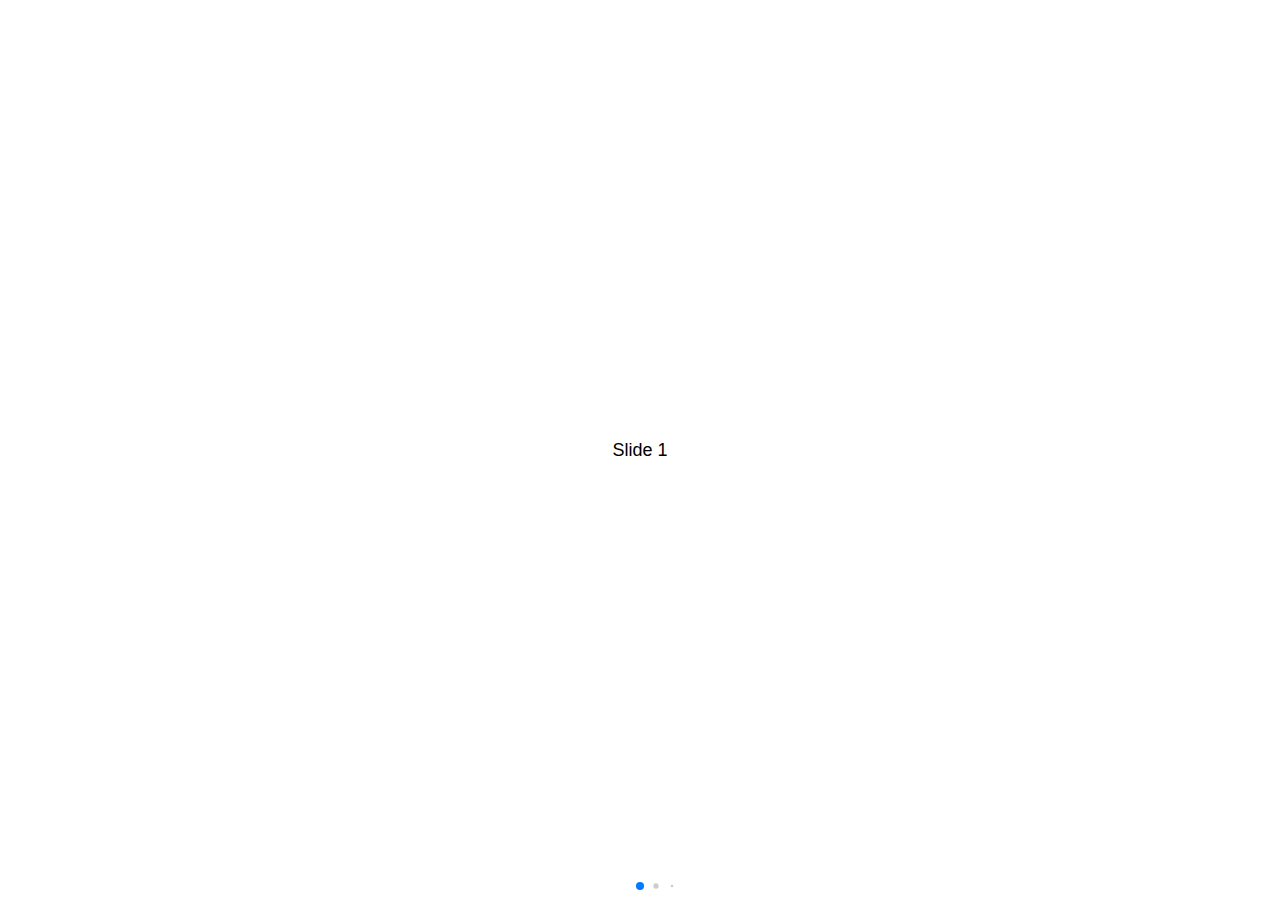
<file: swiper-4.4.5/demos/040-pagination-dynamic.html>
<!DOCTYPE html>
<html lang="en">
<head>
  <meta charset="utf-8">
  <title>Swiper demo</title>
  <meta name="viewport" content="width=device-width, initial-scale=1, minimum-scale=1, maximum-scale=1">

  <!-- Link Swiper's CSS -->
  <link rel="stylesheet" href="../dist/css/swiper.min.css">

  <!-- Demo styles -->
  <style>
    html, body {
      position: relative;
      height: 100%;
    }
    body {
      background: #eee;
      font-family: Helvetica Neue, Helvetica, Arial, sans-serif;
      font-size: 14px;
      color:#000;
      margin: 0;
      padding: 0;
    }
    .swiper-container {
      width: 100%;
      height: 100%;
    }
    .swiper-slide {
      text-align: center;
      font-size: 18px;
      background: #fff;

      /* Center slide text vertically */
      display: -webkit-box;
      display: -ms-flexbox;
      display: -webkit-flex;
      display: flex;
      -webkit-box-pack: center;
      -ms-flex-pack: center;
      -webkit-justify-content: center;
      justify-content: center;
      -webkit-box-align: center;
      -ms-flex-align: center;
      -webkit-align-items: center;
      align-items: center;
    }
  </style>
</head>
<body>
  <!-- Swiper -->
  <div class="swiper-container">
    <div class="swiper-wrapper">
      <div class="swiper-slide">Slide 1</div>
      <div class="swiper-slide">Slide 2</div>
      <div class="swiper-slide">Slide 3</div>
      <div class="swiper-slide">Slide 4</div>
      <div class="swiper-slide">Slide 5</div>
      <div class="swiper-slide">Slide 6</div>
      <div class="swiper-slide">Slide 7</div>
      <div class="swiper-slide">Slide 8</div>
      <div class="swiper-slide">Slide 9</div>
      <div class="swiper-slide">Slide 10</div>
    </div>
    <!-- Add Pagination -->
    <div class="swiper-pagination"></div>
  </div>

  <!-- Swiper JS -->
  <script src="../dist/js/swiper.min.js"></script>

  <!-- Initialize Swiper -->
  <script>
    var swiper = new Swiper('.swiper-container', {
      pagination: {
        el: '.swiper-pagination',
        dynamicBullets: true,
      },
    });
  </script>
</body>
</html>
</file>
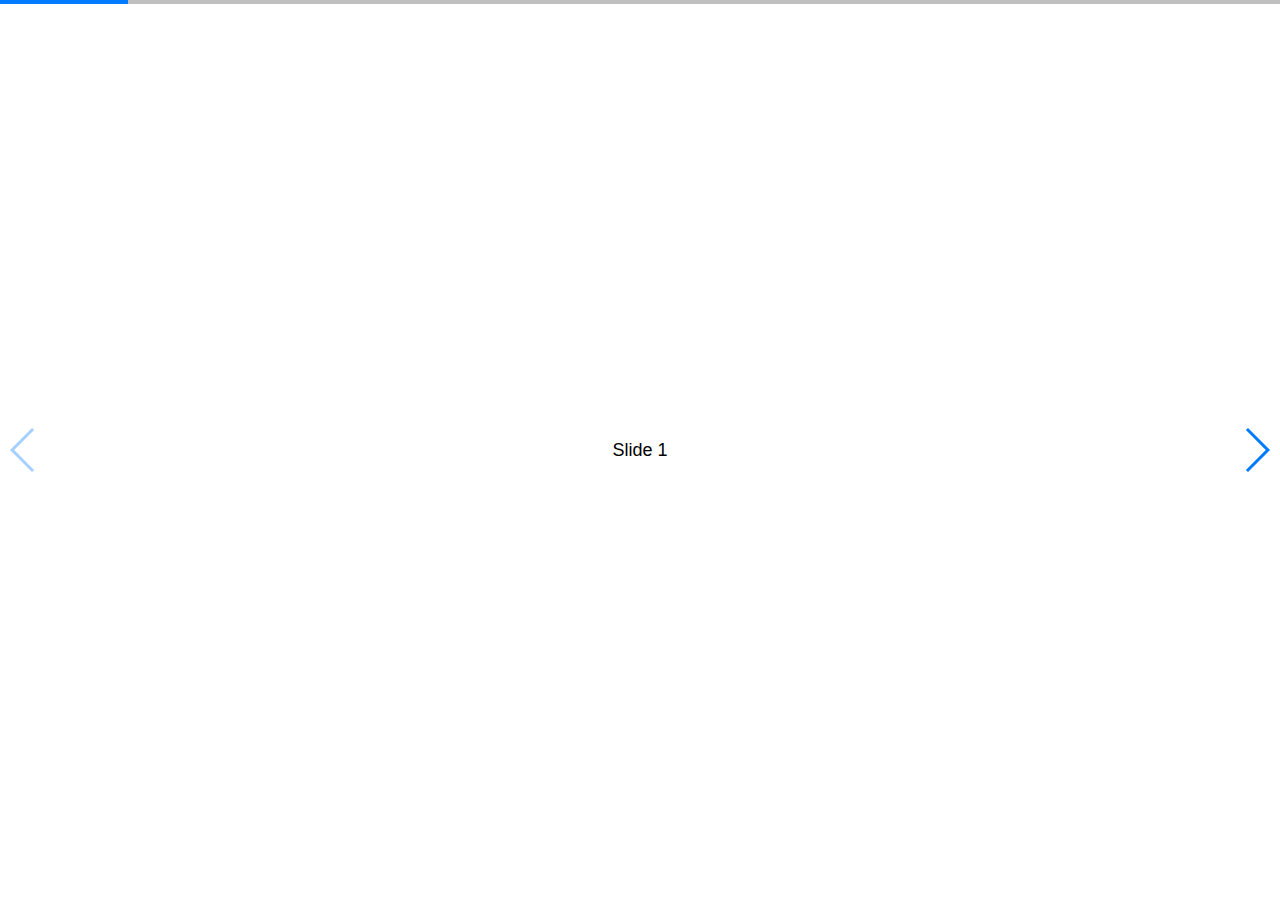
<file: swiper-4.4.5/demos/050-pagination-progress.html>
<!DOCTYPE html>
<html lang="en">
<head>
  <meta charset="utf-8">
  <title>Swiper demo</title>
  <!-- Link Swiper's CSS -->
  <link rel="stylesheet" href="../dist/css/swiper.min.css">

  <!-- Demo styles -->
  <style>
    html, body {
      position: relative;
      height: 100%;
    }
    body {
      background: #eee;
      font-family: Helvetica Neue, Helvetica, Arial, sans-serif;
      font-size: 14px;
      color:#000;
      margin: 0;
      padding: 0;
    }
    .swiper-container {
      width: 100%;
      height: 100%;
    }
    .swiper-slide {
      text-align: center;
      font-size: 18px;
      background: #fff;

      /* Center slide text vertically */
      display: -webkit-box;
      display: -ms-flexbox;
      display: -webkit-flex;
      display: flex;
      -webkit-box-pack: center;
      -ms-flex-pack: center;
      -webkit-justify-content: center;
      justify-content: center;
      -webkit-box-align: center;
      -ms-flex-align: center;
      -webkit-align-items: center;
      align-items: center;
    }
  </style>
</head>
<body>
  <!-- Swiper -->
  <div class="swiper-container">
    <div class="swiper-wrapper">
      <div class="swiper-slide">Slide 1</div>
      <div class="swiper-slide">Slide 2</div>
      <div class="swiper-slide">Slide 3</div>
      <div class="swiper-slide">Slide 4</div>
      <div class="swiper-slide">Slide 5</div>
      <div class="swiper-slide">Slide 6</div>
      <div class="swiper-slide">Slide 7</div>
      <div class="swiper-slide">Slide 8</div>
      <div class="swiper-slide">Slide 9</div>
      <div class="swiper-slide">Slide 10</div>
    </div>
    <!-- Add Pagination -->
    <div class="swiper-pagination"></div>
    <!-- Add Arrows -->
    <div class="swiper-button-next"></div>
    <div class="swiper-button-prev"></div>
  </div>

  <!-- Swiper JS -->
  <script src="../dist/js/swiper.min.js"></script>

  <!-- Initialize Swiper -->
  <script>
    var swiper = new Swiper('.swiper-container', {
      pagination: {
        el: '.swiper-pagination',
        type: 'progressbar',
      },
      navigation: {
        nextEl: '.swiper-button-next',
        prevEl: '.swiper-button-prev',
      },
    });
  </script>
</body>
</html>
</file>
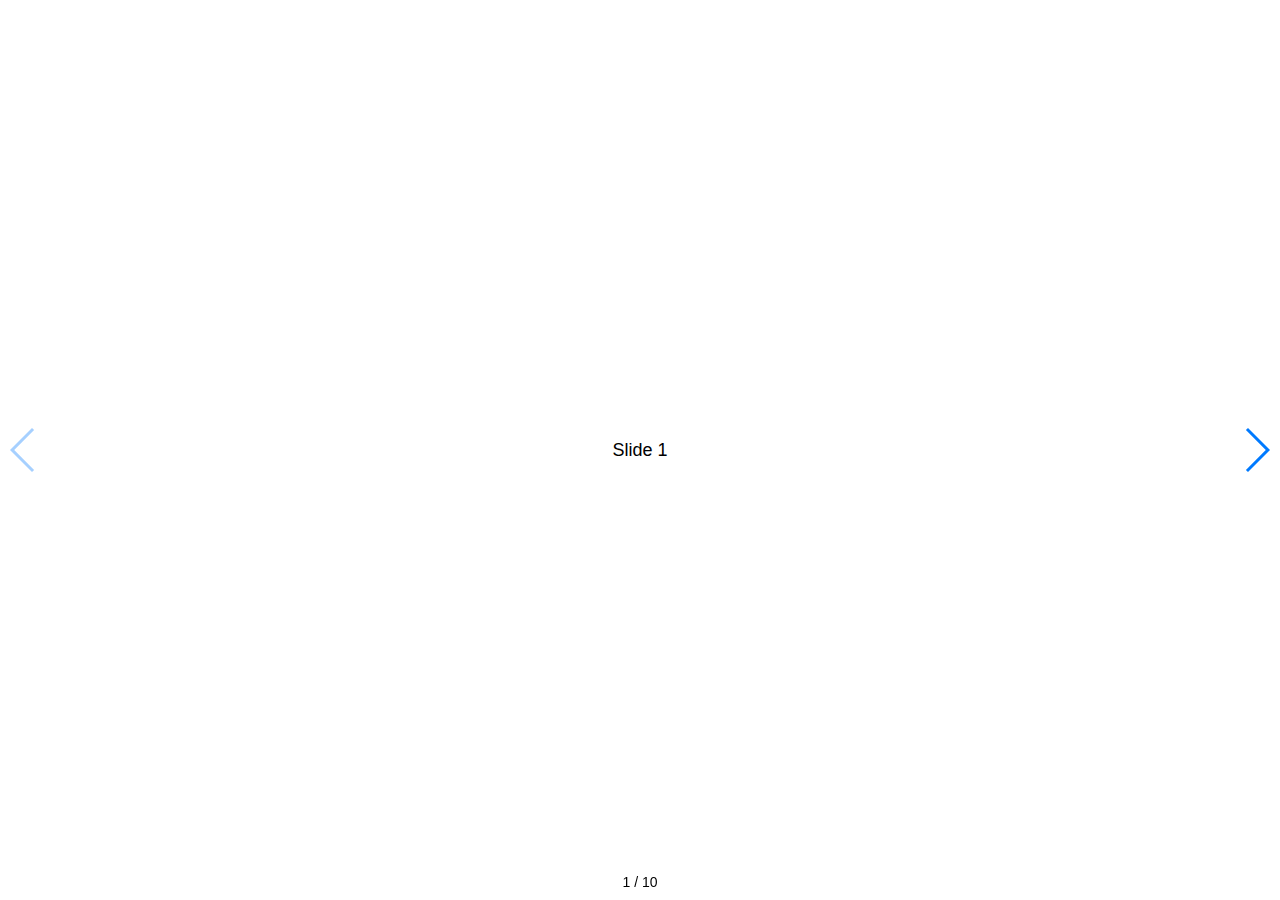
<file: swiper-4.4.5/demos/060-pagination-fraction.html>
<!DOCTYPE html>
<html lang="en">
<head>
  <meta charset="utf-8">
  <title>Swiper demo</title>
  <!-- Link Swiper's CSS -->
  <link rel="stylesheet" href="../dist/css/swiper.min.css">

  <!-- Demo styles -->
  <style>
    html, body {
      position: relative;
      height: 100%;
    }
    body {
      background: #eee;
      font-family: Helvetica Neue, Helvetica, Arial, sans-serif;
      font-size: 14px;
      color:#000;
      margin: 0;
      padding: 0;
    }
    .swiper-container {
      width: 100%;
      height: 100%;
    }
    .swiper-slide {
      text-align: center;
      font-size: 18px;
      background: #fff;

      /* Center slide text vertically */
      display: -webkit-box;
      display: -ms-flexbox;
      display: -webkit-flex;
      display: flex;
      -webkit-box-pack: center;
      -ms-flex-pack: center;
      -webkit-justify-content: center;
      justify-content: center;
      -webkit-box-align: center;
      -ms-flex-align: center;
      -webkit-align-items: center;
      align-items: center;
    }
  </style>
</head>
<body>
  <!-- Swiper -->
  <div class="swiper-container">
    <div class="swiper-wrapper">
      <div class="swiper-slide">Slide 1</div>
      <div class="swiper-slide">Slide 2</div>
      <div class="swiper-slide">Slide 3</div>
      <div class="swiper-slide">Slide 4</div>
      <div class="swiper-slide">Slide 5</div>
      <div class="swiper-slide">Slide 6</div>
      <div class="swiper-slide">Slide 7</div>
      <div class="swiper-slide">Slide 8</div>
      <div class="swiper-slide">Slide 9</div>
      <div class="swiper-slide">Slide 10</div>
    </div>
    <!-- Add Pagination -->
    <div class="swiper-pagination"></div>
    <!-- Add Arrows -->
    <div class="swiper-button-next"></div>
    <div class="swiper-button-prev"></div>
  </div>

  <!-- Swiper JS -->
  <script src="../dist/js/swiper.min.js"></script>

  <!-- Initialize Swiper -->
  <script>
    var swiper = new Swiper('.swiper-container', {
      pagination: {
        el: '.swiper-pagination',
        type: 'fraction',
      },
      navigation: {
        nextEl: '.swiper-button-next',
        prevEl: '.swiper-button-prev',
      },
    });
  </script>
</body>
</html>
</file>
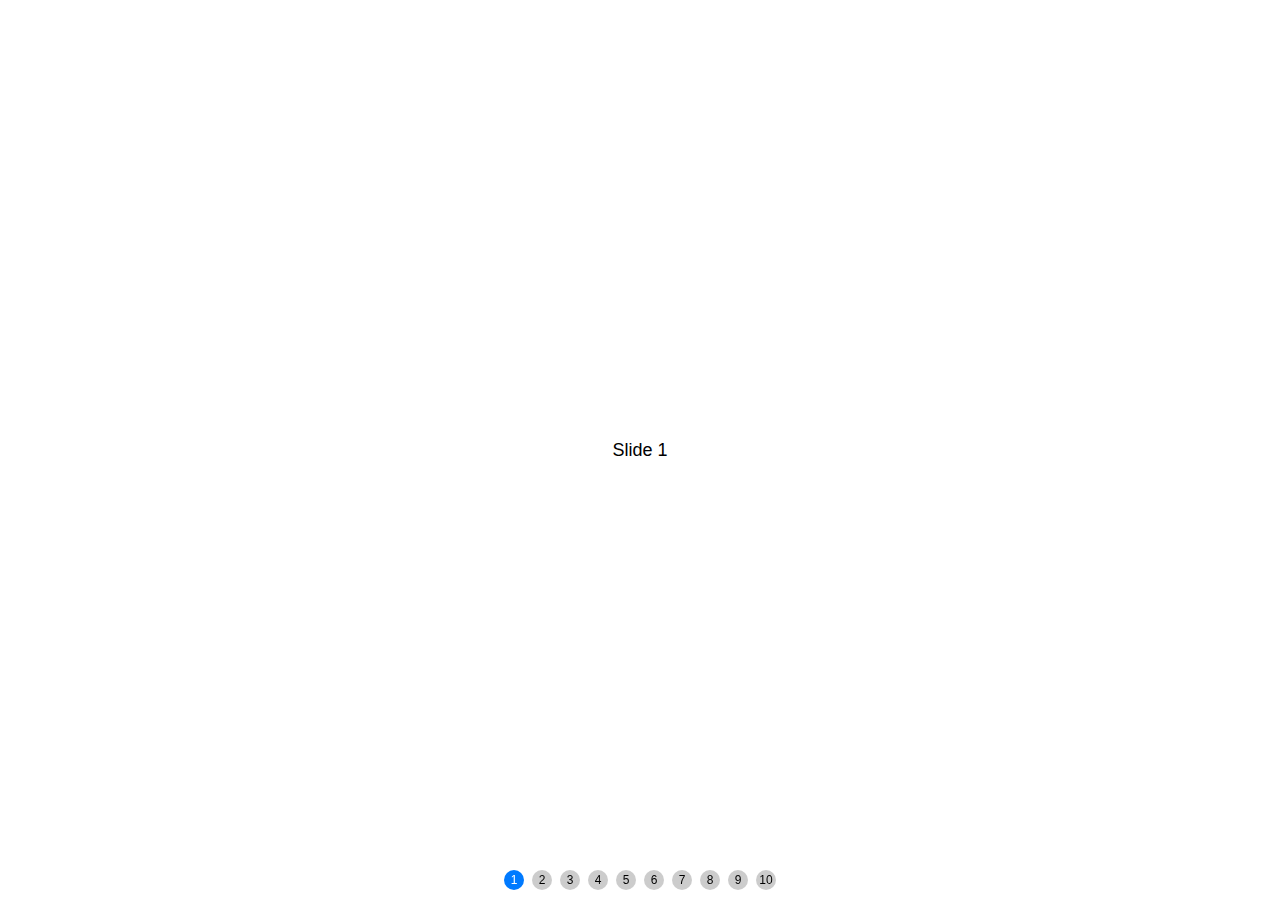
<file: swiper-4.4.5/demos/070-pagination-custom.html>
<!DOCTYPE html>
<html lang="en">
<head>
  <meta charset="utf-8">
  <title>Swiper demo</title>
  <meta name="viewport" content="width=device-width, initial-scale=1, minimum-scale=1, maximum-scale=1">

  <!-- Link Swiper's CSS -->
  <link rel="stylesheet" href="../dist/css/swiper.min.css">

  <!-- Demo styles -->
  <style>
    html, body {
      position: relative;
      height: 100%;
    }
    body {
      background: #eee;
      font-family: Helvetica Neue, Helvetica, Arial, sans-serif;
      font-size: 14px;
      color:#000;
      margin: 0;
      padding: 0;
    }
    .swiper-container {
      width: 100%;
      height: 100%;
    }
    .swiper-slide {
      text-align: center;
      font-size: 18px;
      background: #fff;

      /* Center slide text vertically */
      display: -webkit-box;
      display: -ms-flexbox;
      display: -webkit-flex;
      display: flex;
      -webkit-box-pack: center;
      -ms-flex-pack: center;
      -webkit-justify-content: center;
      justify-content: center;
      -webkit-box-align: center;
      -ms-flex-align: center;
      -webkit-align-items: center;
      align-items: center;
    }
    .swiper-pagination-bullet {
      width: 20px;
      height: 20px;
      text-align: center;
      line-height: 20px;
      font-size: 12px;
      color:#000;
      opacity: 1;
      background: rgba(0,0,0,0.2);
    }
    .swiper-pagination-bullet-active {
      color:#fff;
      background: #007aff;
    }
  </style>
</head>
<body>
  <!-- Swiper -->
  <div class="swiper-container">
    <div class="swiper-wrapper">
      <div class="swiper-slide">Slide 1</div>
      <div class="swiper-slide">Slide 2</div>
      <div class="swiper-slide">Slide 3</div>
      <div class="swiper-slide">Slide 4</div>
      <div class="swiper-slide">Slide 5</div>
      <div class="swiper-slide">Slide 6</div>
      <div class="swiper-slide">Slide 7</div>
      <div class="swiper-slide">Slide 8</div>
      <div class="swiper-slide">Slide 9</div>
      <div class="swiper-slide">Slide 10</div>
    </div>
    <!-- Add Pagination -->
    <div class="swiper-pagination"></div>
  </div>

  <!-- Swiper JS -->
  <script src="../dist/js/swiper.min.js"></script>

  <!-- Initialize Swiper -->
  <script>
    var swiper = new Swiper('.swiper-container', {
      pagination: {
        el: '.swiper-pagination',
        clickable: true,
        renderBullet: function (index, className) {
          return '<span class="' + className + '">' + (index + 1) + '</span>';
        },
      },
    });
  </script>
</body>
</html>
</file>
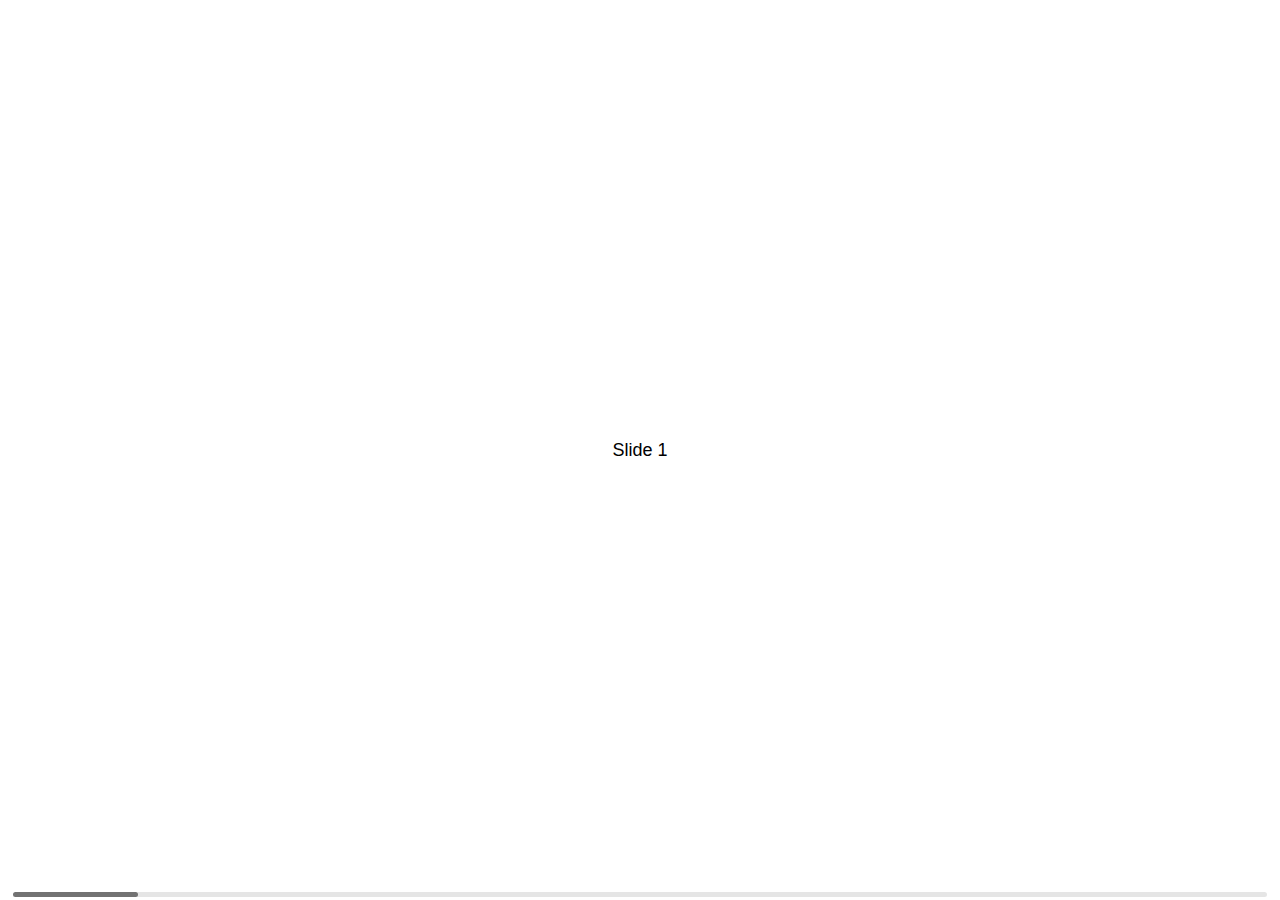
<file: swiper-4.4.5/demos/080-scrollbar.html>
<!DOCTYPE html>
<html lang="en">
<head>
  <meta charset="utf-8">
  <title>Swiper demo</title>
  <meta name="viewport" content="width=device-width, initial-scale=1, minimum-scale=1, maximum-scale=1">

  <!-- Link Swiper's CSS -->
  <link rel="stylesheet" href="../dist/css/swiper.min.css">

  <!-- Demo styles -->
  <style>
    html, body {
      position: relative;
      height: 100%;
    }
    body {
      background: #eee;
      font-family: Helvetica Neue, Helvetica, Arial, sans-serif;
      font-size: 14px;
      color:#000;
      margin: 0;
      padding: 0;
    }
    .swiper-container {
      width: 100%;
      height: 100%;
    }
    .swiper-slide {
      text-align: center;
      font-size: 18px;
      background: #fff;

      /* Center slide text vertically */
      display: -webkit-box;
      display: -ms-flexbox;
      display: -webkit-flex;
      display: flex;
      -webkit-box-pack: center;
      -ms-flex-pack: center;
      -webkit-justify-content: center;
      justify-content: center;
      -webkit-box-align: center;
      -ms-flex-align: center;
      -webkit-align-items: center;
      align-items: center;
    }
  </style>
</head>
<body>
  <!-- Swiper -->
  <div class="swiper-container">
    <div class="swiper-wrapper">
      <div class="swiper-slide">Slide 1</div>
      <div class="swiper-slide">Slide 2</div>
      <div class="swiper-slide">Slide 3</div>
      <div class="swiper-slide">Slide 4</div>
      <div class="swiper-slide">Slide 5</div>
      <div class="swiper-slide">Slide 6</div>
      <div class="swiper-slide">Slide 7</div>
      <div class="swiper-slide">Slide 8</div>
      <div class="swiper-slide">Slide 9</div>
      <div class="swiper-slide">Slide 10</div>
    </div>
    <!-- Add Scrollbar -->
    <div class="swiper-scrollbar"></div>
  </div>

  <!-- Swiper JS -->
  <script src="../dist/js/swiper.min.js"></script>

  <!-- Initialize Swiper -->
  <script>
    var swiper = new Swiper('.swiper-container', {
      scrollbar: {
        el: '.swiper-scrollbar',
        hide: true,
      },
    });
  </script>
</body>
</html>
</file>
<file: css/information.css>
@charset "utf-8";
@import url("rwd.css");
/* CSS Document */

*{
	padding:0;
	margin:0;
	box-sizing:border-box;
}

html, body{
	font-family:Verdana, Geneva, sans-serif, "微軟正黑體";
}

/* header */

header{
	padding:10px 0px;
	color:#fff;
	
	text-align:center;
	position:relative;
}

.menu{
	display:block;
	position:absolute;
	width:30px;
	height:30px;
	background:url(../images/menu.png);
	right:30px;
	top:30px;
}

.menu:hover{
	cursor:pointer;
}

/* nav */

nav{
	margin:auto;
	
	text-align:center;
	display: none;
	border-top:solid #f8f2f2 3px;
}

nav ul{
	margin:0;
}

nav ul li{
	display: block;
	border-bottom:solid #c3c3b7 1px;
}

nav ul li a{
	display:inline-block;
	color:#8e2a0a;
	letter-spacing:5px;
	text-decoration:none;
	width:100%;
	padding:17px 45px;
}

nav ul li a:hover{
	color:#F6A4A3;
	background:#7B151E;
}

/*banner*/
.banner{
	display:block;
	position:relative;
	overflow:hidden;
	width:100%;
	height:200px;
	background:url(../images/banner_information_mobile.jpg) no-repeat;
	background-size:100%;
	
}

/*arrow*/
.arrow,
.arrow:before {
  position: absolute;
  left: 50%;
  display: none;
}
.arrow:hover{
	cursor: pointer;
}
.arrow {
  width: 30px;
  height: 30px;
  top: 96%;
  margin: -20px 0 0 -20px;
  -webkit-transform: rotate(45deg);
  border-left: none;
  border-top: none;
  border-right: 4px #8e2a0a solid;
  border-bottom: 4px #8e2a0a solid;
}

.arrow:before {
  content: "";
  width: 20px;
  height: 20px;
  top: 50%;
  margin: -10px 0 0 -10px;
  border-left: none;
  border-top: none;
  border-right: 2px #8e2a0a solid;
  border-bottom: 2px #8e2a0a solid;
  animation-duration: 2s;
  animation-iteration-count: infinite;
  animation-name: arrow;
}
@keyframes arrow {
	0% {
	  opacity: 1;
	}
	100% {
	  opacity: 0;
	  transform: translate(-10px, -10px);
	}
  }

/*content*/
.row{
	width: 100%;
	padding:60px 0px;
	margin:auto;
}
.row img{
	width:100%;
}

.red {
	background:#8e2a0a;
	margin:60px 0px; 
}
.white {
	background: #fff;
}
.work > .row {
	width: 80%;
	margin: 0 auto;
}

.defbox{
	width: 290px;
	line-height:2em;
	box-sizing:border-box;
	padding:100px 0px;
	/*background:#8e2a0a;*/
	color:#e7ddd3;
	margin: auto;
	letter-spacing: 3px;
}
.defbox p{
	text-align:justify; /*文字等寬*/
	font-size: 20px;
	text-align:center;
	line-height: 1.8em;
}
.desbox{
	line-height: 2em;
	color:#8e2a0a;
	margin-bottom: 30px;
	padding: 0px 30px;
	
}
h1{
	line-height: 1.5em;
	color:#8e2a0a;
	border-bottom:solid #f8f2f2 3px;
	padding: 0px 20px 12px;
	margin-bottom: 30px;
	/*font-weight:bold;*/
}
h2::before{
	content: url(../images/round2_marketing_2.png);
}
h2{
	display: inline-block;
	font-size: 20px;
	color: #000;
}
.desbox > p{
	display: inline-block;
	margin-bottom: 20px;
	font-size: 18px;
	color: #000;
}

#imgbox img{ 
	float:left;
	width:100%;
	padding:7.4px;
	/*background:#8e2a0a紅色;*/
}

#imgbox{
	font-size: 20px;
    line-height: 30px;
    letter-spacing: 3px;
	padding:80px;
	border-bottom:solid #f8f2f2 2px;
}

#imgbox0 img{ 
	float:left;
	width:100%;
	padding:5px;
	background:#f2f0f1;
}

#imgbox0{
	font-size: 20px;
  line-height: 30px;
  letter-spacing: 3px;
	width: 90%;
	margin: 30px auto;
	border-bottom:solid #f8f2f2 2px;
}

.title{
	text-align:left;
	color:#8e2a0a;
	letter-spacing:1.8px;
	font-size:30px;
	line-height:1.6em;
	margin:0px auto 12px;
	font-weight:bold;
}
.dot{
	color: #e7ddd3;
	margin: 30px 0px 40px;
	font-size: 48px;
	text-align: center;
	border-radius: 50%;
	border: #fff solid 1px;
	width: 280px;
	height: 280px;
	line-height: 280px;
	display: inline-block;
}
.desbox0 p{
	
	font-size: 18px;
}
.desbox0{
	line-height:1.8em;
	box-sizing:border-box;
	text-align:justify; /*文字等寬*/
}
h3::before{
	content: url(../images/round2_marketing_2.png);
}
h3{
	font-size: 20px;
}
h5{
	font-size: 18px;
	color: #8e2a0a;

}
small{
	border:#000 solid 1px;
	padding:3px;
}

/*video*/
.video-container {
	position: relative;
	padding-bottom: 56.25%;
	padding-top: 30px;
	margin-top: 40px;
	height: 0;
	overflow: hidden;
}	
.video-container iframe, .video-container object, .video-container embed {
	position: absolute;
	top: 0;left: 0;
	width: 100%;
	height: 100%;
}

/*map*/
.iframe-rwd {
    position: relative;
    padding-bottom: 35%;
    padding-top: 30px;
    height: 0;
	overflow: hidden;

}
.iframe-rwd iframe {
    position: absolute;
    top: 0;
    left: 0;
    width: 100%;
    height: 100%;
}

/* footer */

footer{
	text-align:center;
	padding:20px;
	color:#8e2a0a;
	background:#f8f2f2;
}
.footerbox{
	margin: 0 auto 20px;
}
.footerinfo{
	text-align:left;
	width:290px;
	line-height: 1.5em;
}
article{
	display: inline-block;
	width: 100px;
	height: 50px;
	margin: 5px;
}
article img{
	width: 100px;
	weight: 50px;
	margin: 5px auto;
}
h4{
	text-align: left
}

/*===================rwd details===========================*/

/*For tablets*/
@media only screen and (min-width:768px){

	nav{
		display:block;
	}
	
	nav ul li{
		display:inline-block;/*讓選單水平排列*/
		border-bottom: solid #c3c3b7 0px;
	}
	
	.menu{
		display:none;
	}/*漢堡選單，希望是視窗小到手機的時候才會出現*/
	
	.banner{
		height: 500px;
		background: url(../images/banner_information.jpg) no-repeat;
	}
	
}


/*For desktop*/
@media only screen and (min-width:1200px){
	
	.banner{
		/* height: 500px; */
		width: 100%;
		background:url(../images/banner_information.jpg) no-repeat;
		background-size: 100% auto;
	}
	.arrow, .arrow:before{
		display:block;
	}
}
</file>
